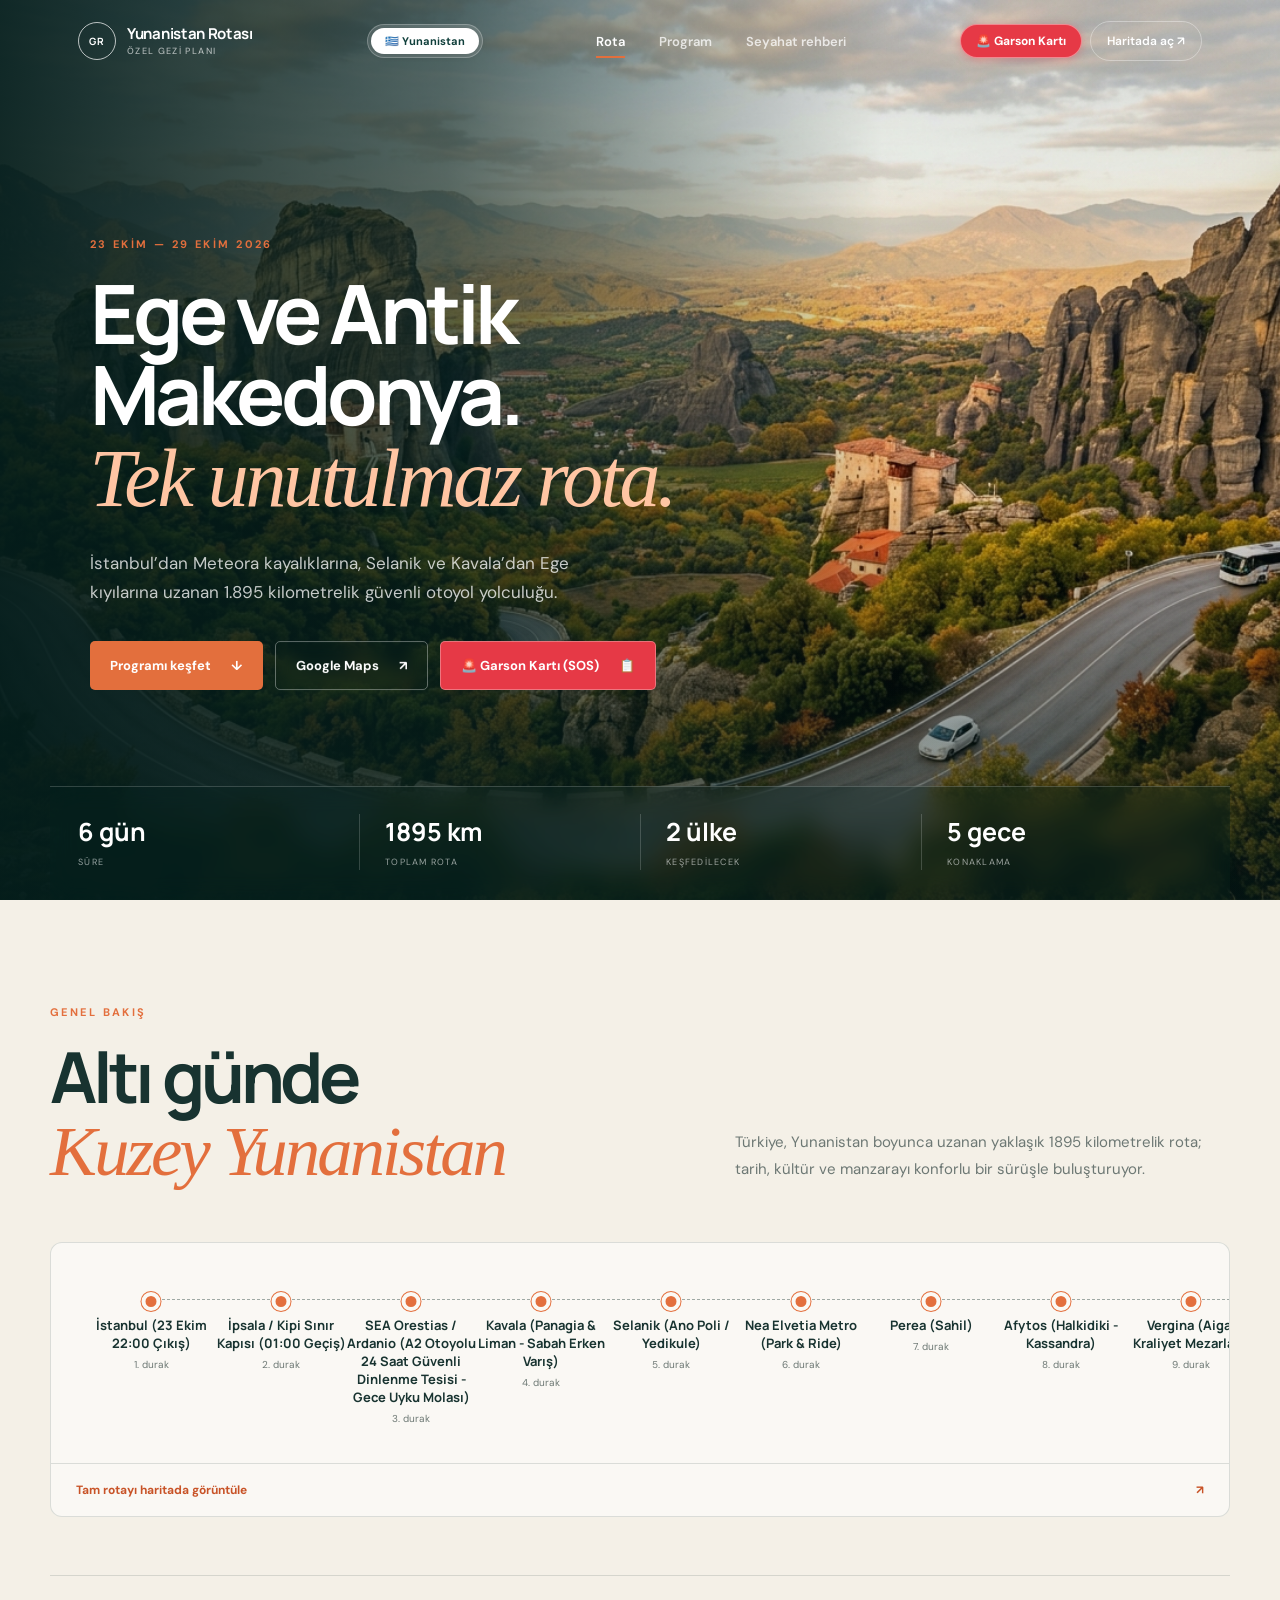
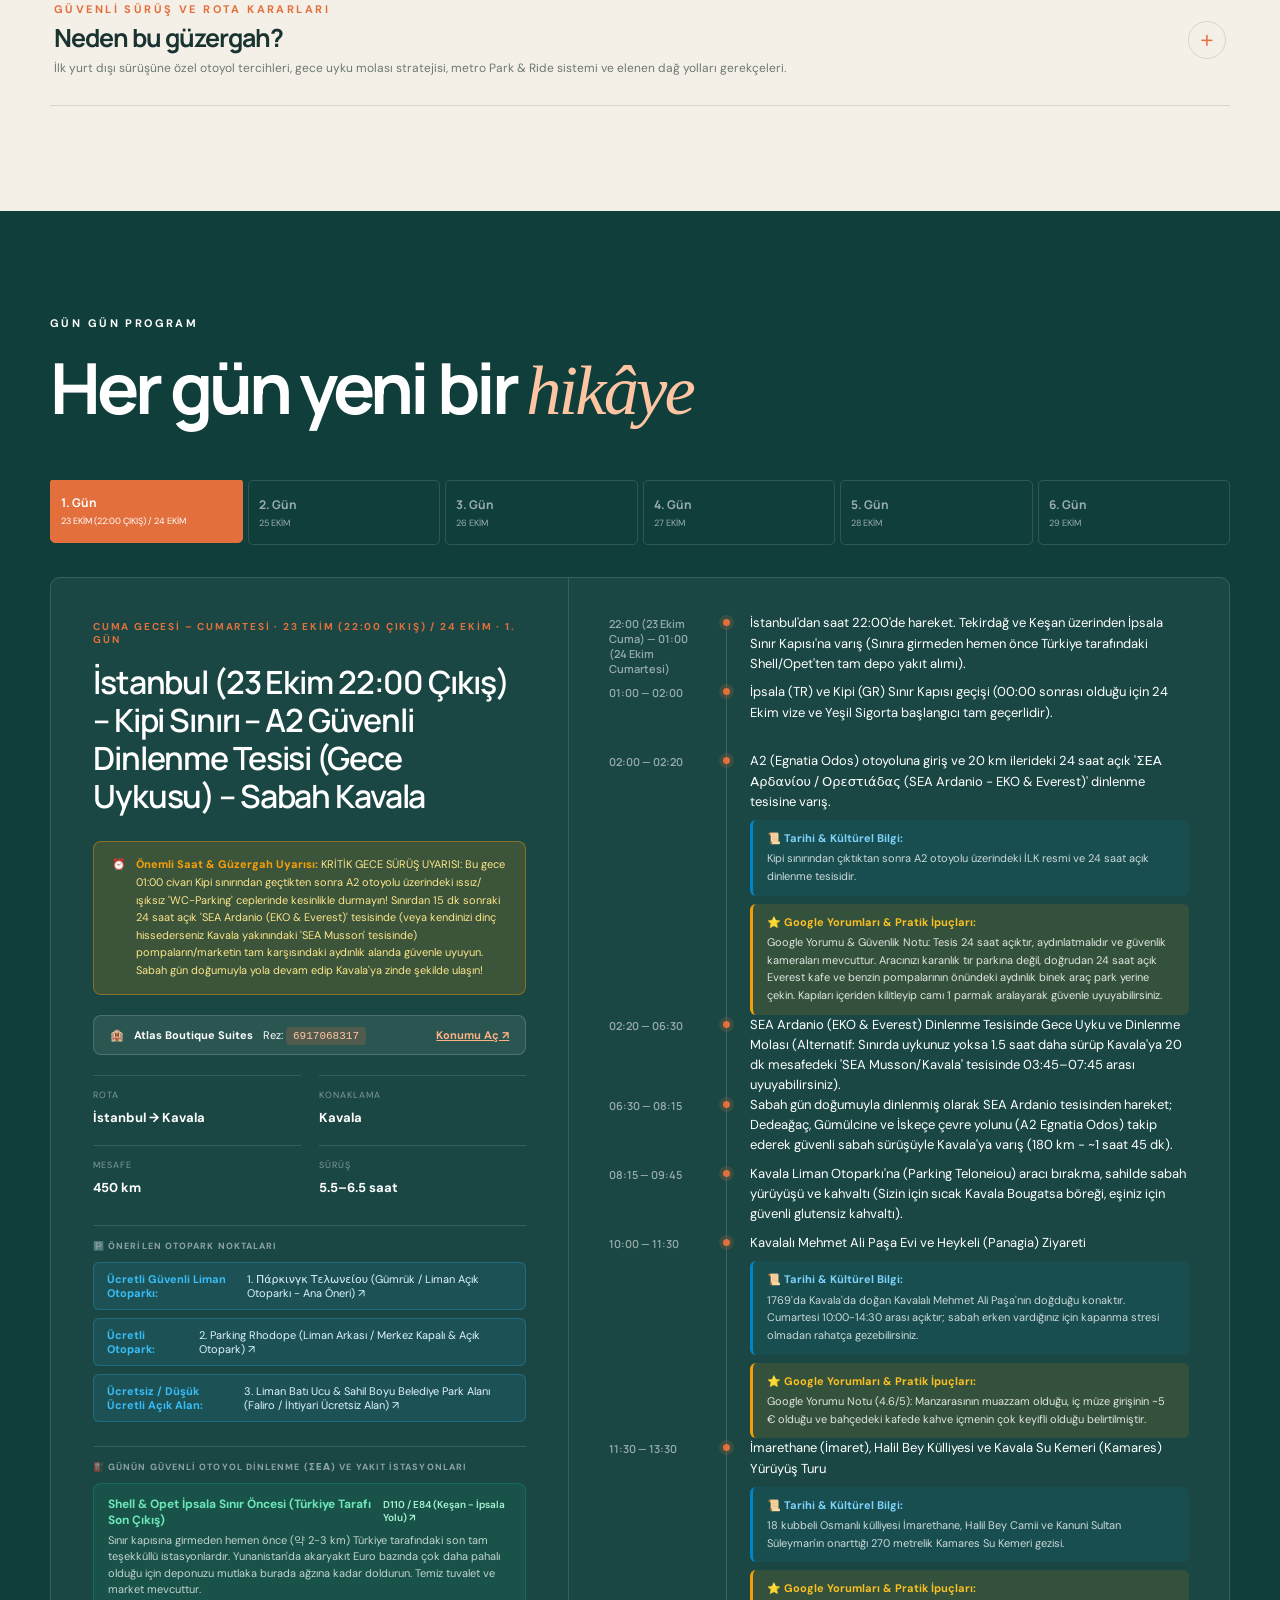
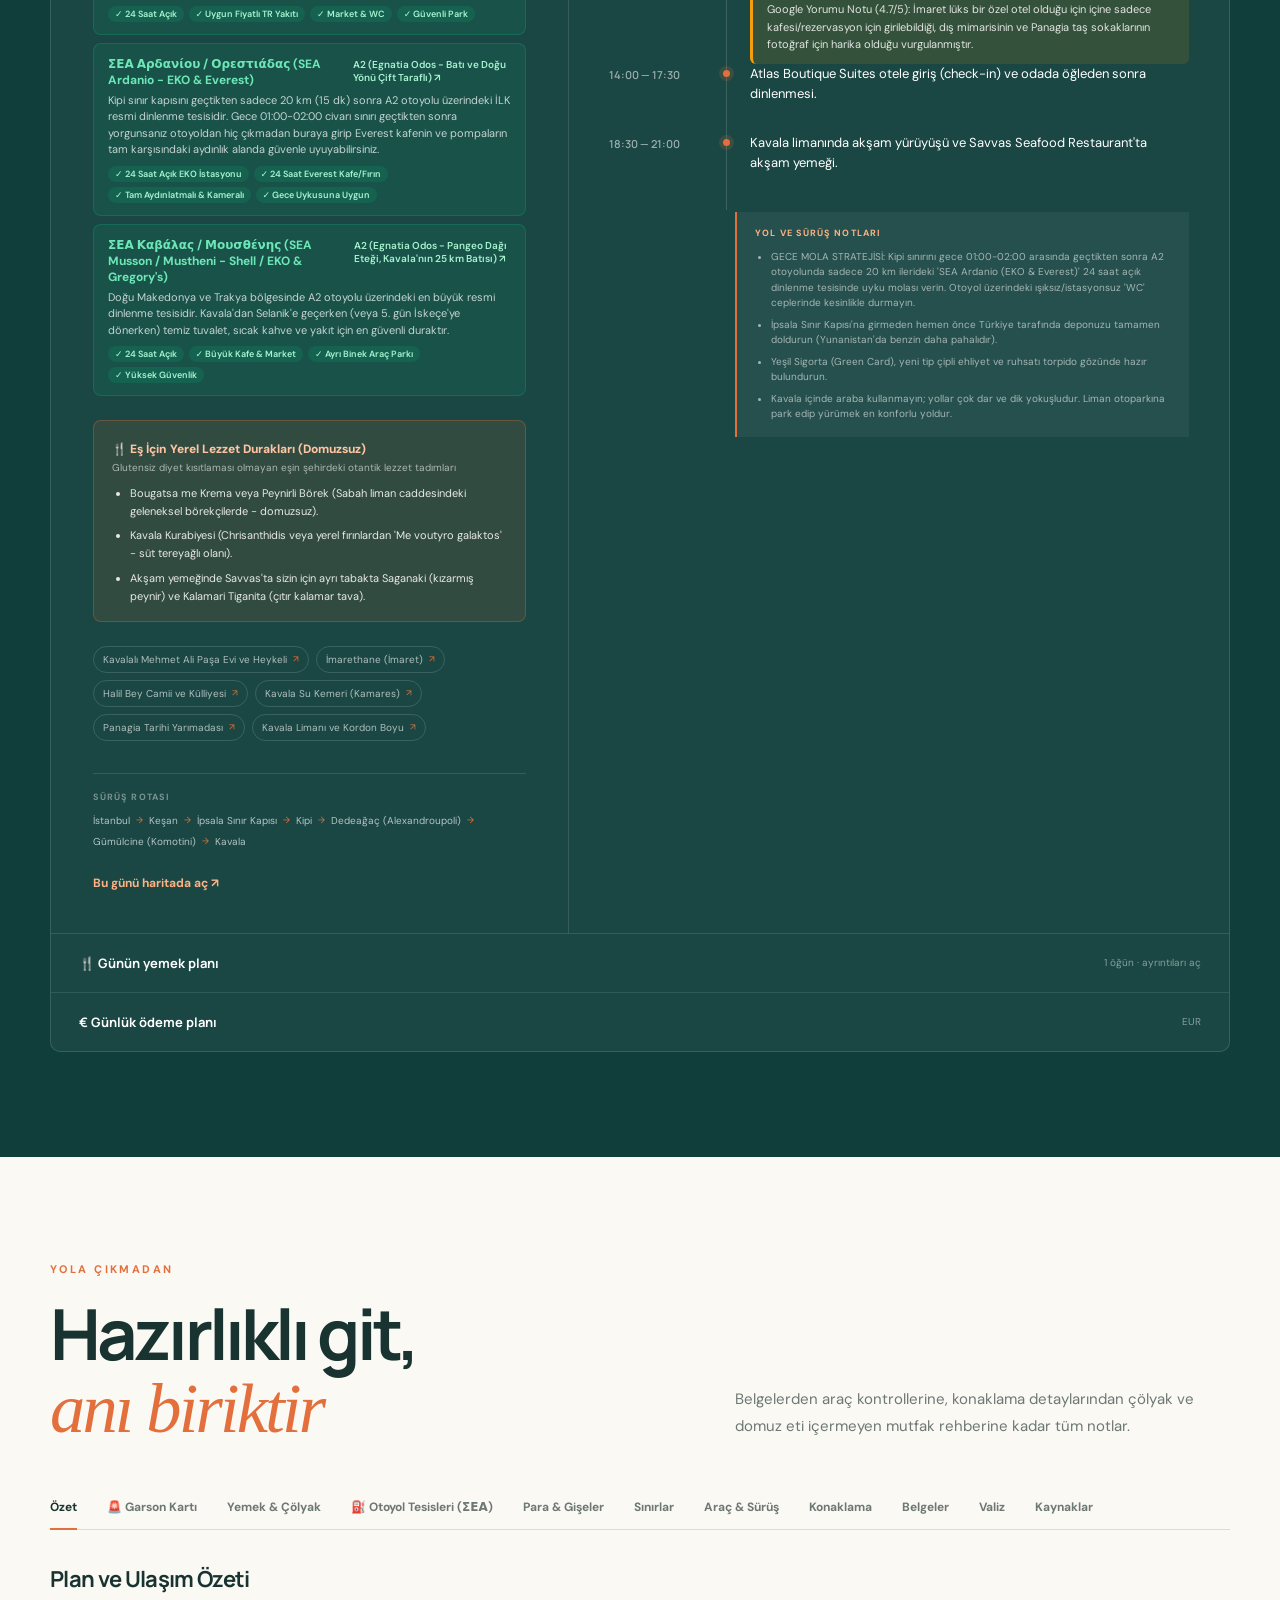
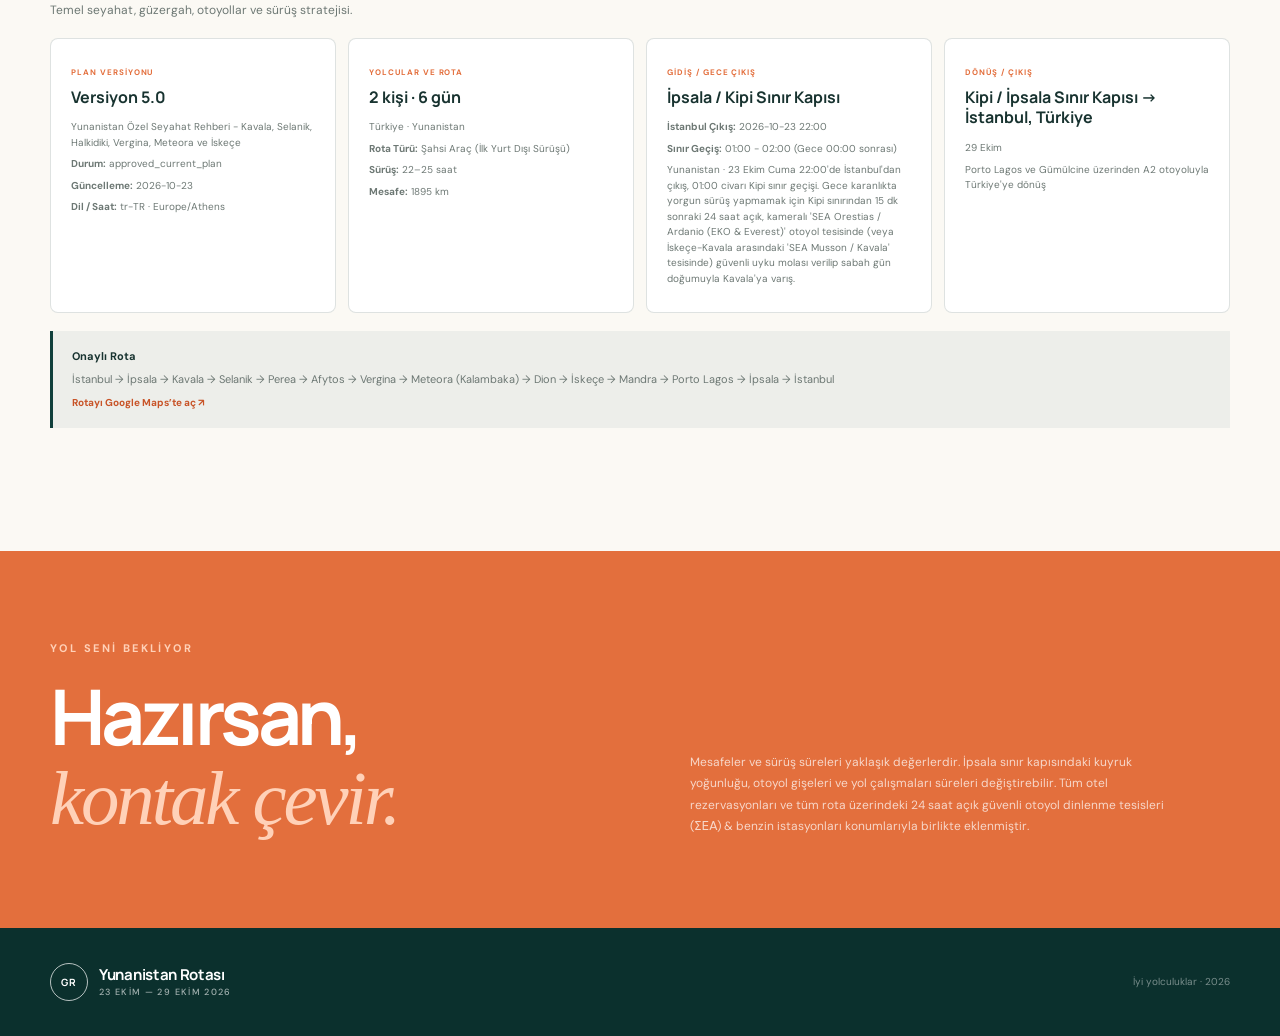
<file: index.html>
<!doctype html>
<html lang="tr">
<head>
  <meta charset="UTF-8">
  <meta name="viewport" content="width=device-width, initial-scale=1.0">
  <meta name="theme-color" content="#103f3b">
  <meta name="description" content="23–29 Ekim 2026 Özel Yunanistan Yolculuk ve Seyahat Rehberi: Kavala, Selanik, Halkidiki, Vergina, Meteora ve İskeçe.">
  <title id="pageTitle">Yunanistan Özel Seyahat Rehberi · 23–29 Ekim 2026</title>
  <link rel="preconnect" href="https://fonts.googleapis.com">
  <link rel="preconnect" href="https://fonts.gstatic.com" crossorigin>
  <link href="https://fonts.googleapis.com/css2?family=DM+Sans:wght@400;500;600;700&family=Manrope:wght@500;600;700;800&display=swap" rel="stylesheet">
  <link rel="stylesheet" href="styles.css">
</head>
<body>
  <div class="loading" id="loading" aria-live="polite"><span></span> Rota hazırlanıyor…</div>

  <header class="topbar">
    <a class="brand" href="#top" aria-label="Yolculuk Rehberi ana sayfa">
      <span class="brand-mark" id="brandMark">GR</span>
      <span><span id="brandName">Yunanistan Rotası</span><small id="brandSubtitle">Özel Gezi Planı</small></span>
    </a>
    
    <div class="tour-switch" id="tourSwitch" role="group" aria-label="Tur Seçimi">
      <button class="tour-btn active" data-tour="yunanistan" type="button">🇬🇷 Yunanistan</button>
    </div>

    <nav class="desktop-nav" aria-label="Ana menü">
      <a class="active" href="#rota">Rota</a>
      <a href="#program">Program</a>
      <a href="#rehber">Seyahat rehberi</a>
    </nav>
    
    <div style="display: flex; align-items: center; gap: 8px;">
      <button class="header-sos-btn" id="openSosBtn" type="button" title="Restoranlarda Garsona Gösterilecek Çölyak & Helal Kartı">🚨 Garson Kartı</button>
      <a class="header-map" id="headerMap" target="_blank" rel="noreferrer">Haritada aç <span>↗</span></a>
    </div>
  </header>

  <main id="top">
    <section class="hero" aria-labelledby="heroTitle">
      <img id="heroImg" src="assets/greece-hero.jpg" alt="Meteora manastırları ve antik dağ yolu">
      <div class="hero-shade"></div>
      <div class="hero-content">
        <p class="eyebrow" id="heroDates">23 — 29 Ekim 2026</p>
        <h1 id="heroTitle">Ege ve Antik Makedonya.<br><em>Tek unutulmaz rota.</em></h1>
        <p class="hero-lead" id="heroLead">İstanbul’dan Meteora kayalıklarına, Selanik ve Kavala’dan Ege kıyılarına uzanan 1.895 kilometrelik güvenli otoyol yolculuğu.</p>
        <div class="hero-actions">
          <a class="button button-primary" href="#program">Programı keşfet <span>↓</span></a>
          <a class="button button-ghost" id="heroMap" target="_blank" rel="noreferrer">Google Maps <span>↗</span></a>
          <button class="button button-sos" id="heroSosBtn" type="button">🚨 Garson Kartı (SOS) <span>📋</span></button>
        </div>
      </div>
      <div class="hero-stats" id="heroStats"></div>
    </section>

    <section class="route-section section" id="rota">
      <div class="section-heading split-heading">
        <div>
          <p class="kicker" id="routeKicker">Genel bakış</p>
          <h2 id="routeHeading">Altı günde<br><em>Kuzey Yunanistan</em></h2>
        </div>
        <p id="routeIntro"></p>
      </div>
      <div class="route-card">
        <div class="route-line" id="routeLine"></div>
        <a id="routeMap" class="route-map-link" target="_blank" rel="noreferrer">Tam rotayı haritada görüntüle <span>↗</span></a>
      </div>
      <details class="route-decisions" id="routeDecisions"></details>
    </section>

    <section class="itinerary-section section" id="program">
      <div class="section-heading">
        <p class="kicker light">Gün gün program</p>
        <h2 class="light">Her gün yeni bir <em>hikâye</em></h2>
      </div>
      <div class="day-tabs" id="dayTabs" role="tablist" aria-label="Gezi günleri"></div>
      <div id="dayDetail" aria-live="polite"></div>
    </section>

    <section class="guide-section section" id="rehber">
      <div class="section-heading split-heading">
        <div>
          <p class="kicker">Yola çıkmadan</p>
          <h2>Hazırlıklı git,<br><em>anı biriktir</em></h2>
        </div>
        <p id="guideIntroText">Belgelerden araç kontrollerine, konaklama detaylarından çölyak ve domuz eti içermeyen mutfak rehberine kadar tüm notlar.</p>
      </div>
      <div class="guide-tabs" id="guideTabs" role="tablist">
        <button class="active" data-guide="summary">Özet</button>
        <button data-guide="sos" id="guideSosTab">🚨 Garson Kartı</button>
        <button data-guide="food">Yemek & Çölyak</button>
        <button data-guide="stations">⛽ Otoyol Tesisleri (ΣΕΑ)</button>
        <button data-guide="money">Para & Gişeler</button>
        <button data-guide="borders">Sınırlar</button>
        <button data-guide="car">Araç & Sürüş</button>
        <button data-guide="stay">Konaklama</button>
        <button data-guide="documents">Belgeler</button>
        <button data-guide="packing">Valiz</button>
        <button data-guide="sources">Kaynaklar</button>
      </div>
      <div class="guide-content" id="guideContent"></div>
    </section>

    <section class="closing">
      <div>
        <p class="kicker light">Yol seni bekliyor</p>
        <h2>Hazırsan,<br><em>kontak çevir.</em></h2>
      </div>
      <p id="disclaimer"></p>
    </section>
  </main>

  <footer>
    <div class="brand footer-brand"><span class="brand-mark" id="footerMark">GR</span><span><span id="footerBrandName">Yunanistan Rotası</span><small id="footerDates">23–29 Ekim 2026</small></span></div>
    <p>İyi yolculuklar · <span id="year"></span></p>
  </footer>

  <nav class="mobile-nav" aria-label="Mobil menü">
    <a href="#rota"><span>⌁</span>Rota</a>
    <a href="#program"><span>◷</span>Program</a>
    <a href="#rehber"><span>✓</span>Rehber</a>
  </nav>

  <!-- SOS GARSON KARTI MODALI -->
  <div class="sos-modal-overlay" id="sosModal" role="dialog" aria-modal="true" aria-labelledby="sosModalTitle">
    <div class="sos-modal-dialog">
      <button class="sos-modal-close" id="closeSosBtn" aria-label="Kapat" type="button">×</button>
      <div class="sos-modal-header">
        <h2 id="sosModalTitle">🚨 Restoranlarda Garsona Gösterilecek Yunanca Kart</h2>
        <p>Restorana oturduğunuzda sipariş vermeden önce bu ekranı doğrudan garsona veya mutfak şefine okutun. Hem <strong>Çölyak hastalığını (çapraz bulaşma dahil)</strong> hem de <strong>domuz eti/yağı tüketmediğinizi</strong> eksiksiz ve resmi bir dille açıklar:</p>
      </div>
      
      <div class="greek-display-card">
        <div class="greek-display-header">
          <h3>🇬🇷 ΠΡΟΣΟΧΗ: ΑΥΣΤΗΡΗ ΔΙΑΤΡΟΦΙΚΗ ΟΔΗΓΙΑ (ΚΟΙΛΙΟΚΑΚΗ & ΧΩΡΙΣ ΧΟΙΡΙΝΟ)</h3>
          <button class="btn-copy-greek" id="copyGreekBtn" type="button">📋 Yunanca Metni Kopyala</button>
        </div>
        <p class="greek-raw-text" id="greekRawText">
          Γεια σας! Η σύζυγός μου πάσχει από <strong>κοιλιοκάκη (σοβαρή αλλεργία στη γλουτένη)</strong>. Δεν μπορεί να καταναλώσει απολύτως τίποτα που να περιέχει σιτάρι, κριθάρι, σίκαλη ή αλεύρι (ούτε σε σάλτσες, ούτε σε μαρινάδες). Επίσης, το φαγητό της <strong>δεν πρέπει να έρθει σε επαφή (επιμόλυνση)</strong> με λάδι φριτέζας όπου τηγανίστηκαν τρόφιμα με αλεύρι, ή με επιφάνειες/σκεύη που έχουν γλουτένη.<br><br>
          Επιπλέον, για θρησκευτικούς λόγους, <strong>δεν τρώμε καθόλου χοιρινό κρέας, μπέικον, ζαμπόν ή ζωικό λίπος χοιρινού</strong>.<br><br>
          Μπορείτε σας παρακαλώ να μας προτείνετε ασφαλή πιάτα (π.χ. φρέσκο ψάρι ή θαλασσινά στη σχάρα, ψητό κοτόπουλο/αρνί ή καθαρά λαχανικά με ελαιόλαδο και λεμόνι); Σας ευχαριστούμε πολύ!
        </p>
        <div class="tr-quote">
          <strong>Türkçe Çevirisi:</strong> "Merhaba! Eşim çölyak hastasıdır (ciddi gluten alerjisi). Buğday, arpa, çavdar veya un içeren hiçbir şeyi (soslarda veya marinasyonlarda dahi) tüketemez. Ayrıca yemeği, unlu gıdaların kızartıldığı fritöz yağıyla veya glutenli yüzey/ekipmanlarla temas etmemelidir (çapraz bulaşma olmamalıdır). Ek olarak, dini sebeplerle hiçbir şekilde domuz eti, pastırması, jambonu veya domuz yağı yemiyoruz. Bize güvenli tabaklar (örneğin ızgara taze balık/deniz ürünleri, ızgara tavuk/kuzu veya sadece zeytinyağı ve limonlu sebzeler) önerebilir misiniz? Çok teşekkür ederiz!"
        </div>
      </div>

      <div class="sos-guide-grid">
        <div class="sos-guide-box safe">
          <h4>✅ Doğal Glutensiz & Güvenli Seçenekler</h4>
          <ul>
            <li><strong>Psari Skaras (Ψάρι Σχάρας):</strong> Izgara taze balık (Sadece zeytinyağı & limon sosu ile).</li>
            <li><strong>Htapodi Skaras (Χταπόδι Σχάρας):</strong> Izgara ahtapot (Unsuz, doğal ızgara).</li>
            <li><strong>Kalamari Skaras:</strong> Tava kızartma (Tiganita) unludur; mutlaka <em>Skaras</em> (ızgara) isteyin.</li>
            <li><strong>Horiatiki:</strong> Klasik Yunan salatası (Peksimetsiz/paximadi olmadan).</li>
            <li><strong>Fava & Köz Patlıcan:</strong> Ekmeksiz tüketildiğinde %100 doğal glutensiz.</li>
          </ul>
        </div>
        <div class="sos-guide-box warning">
          <h4>⚠️ Kaçınılması Gereken Gizli Tuzaklar</h4>
          <ul>
            <li><strong>Tiganita (Kızartmalar):</strong> Kabak kızartması, kalamar tava ve patatesler aynı fritözde kızarır.</li>
            <li><strong>Köfteler (Keftedes):</strong> Ekmek içi ve %50 domuz kıyması karışımı sıkça kullanılır.</li>
            <li><strong>Gyros / Souvlaki:</strong> Tavuk dahi olsa domuz döneriyle aynı ızgarada pişebilir.</li>
            <li><strong>Kavala Kurabiyesi:</strong> Domuz yağı riski ve buğday unu (Eşiniz kesinlikle tüketmemelidir).</li>
          </ul>
        </div>
      </div>
    </div>
  </div>

  <script src="app.js" defer></script>
</body>
</html>
</file>
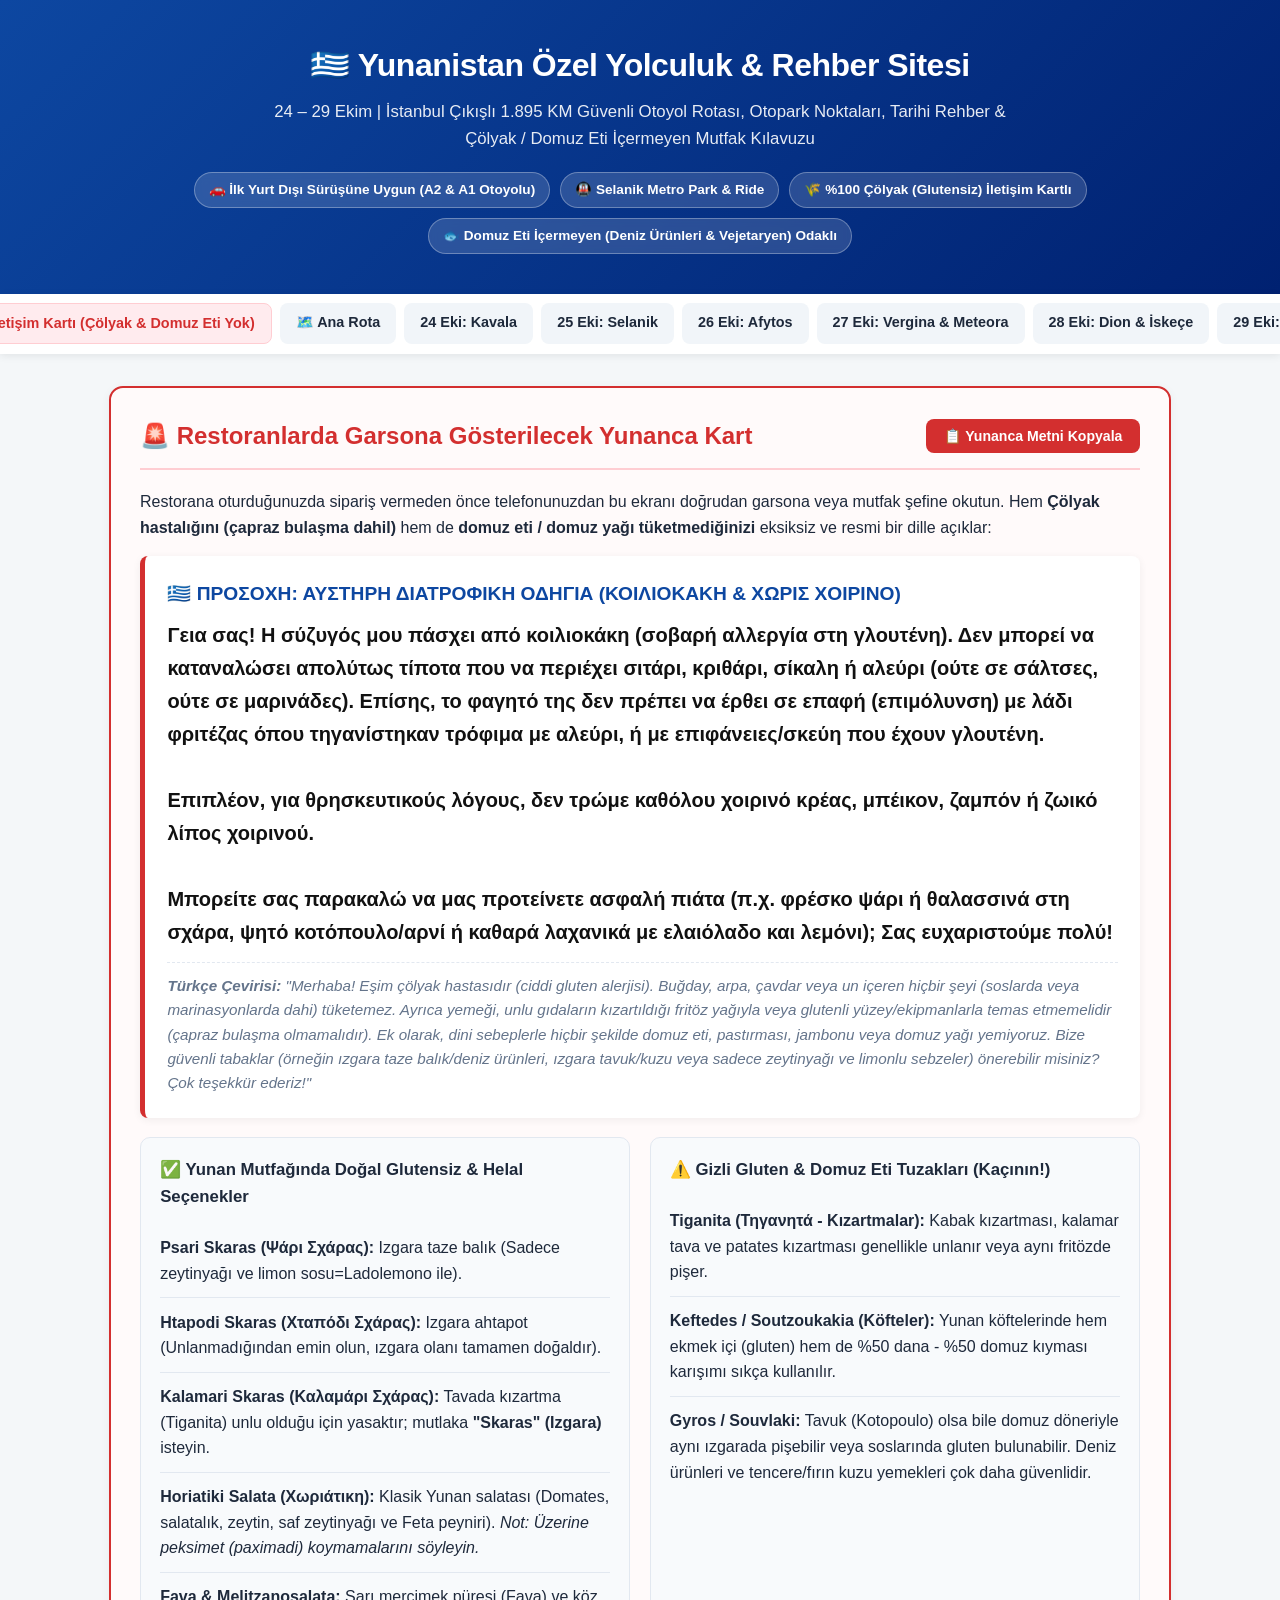
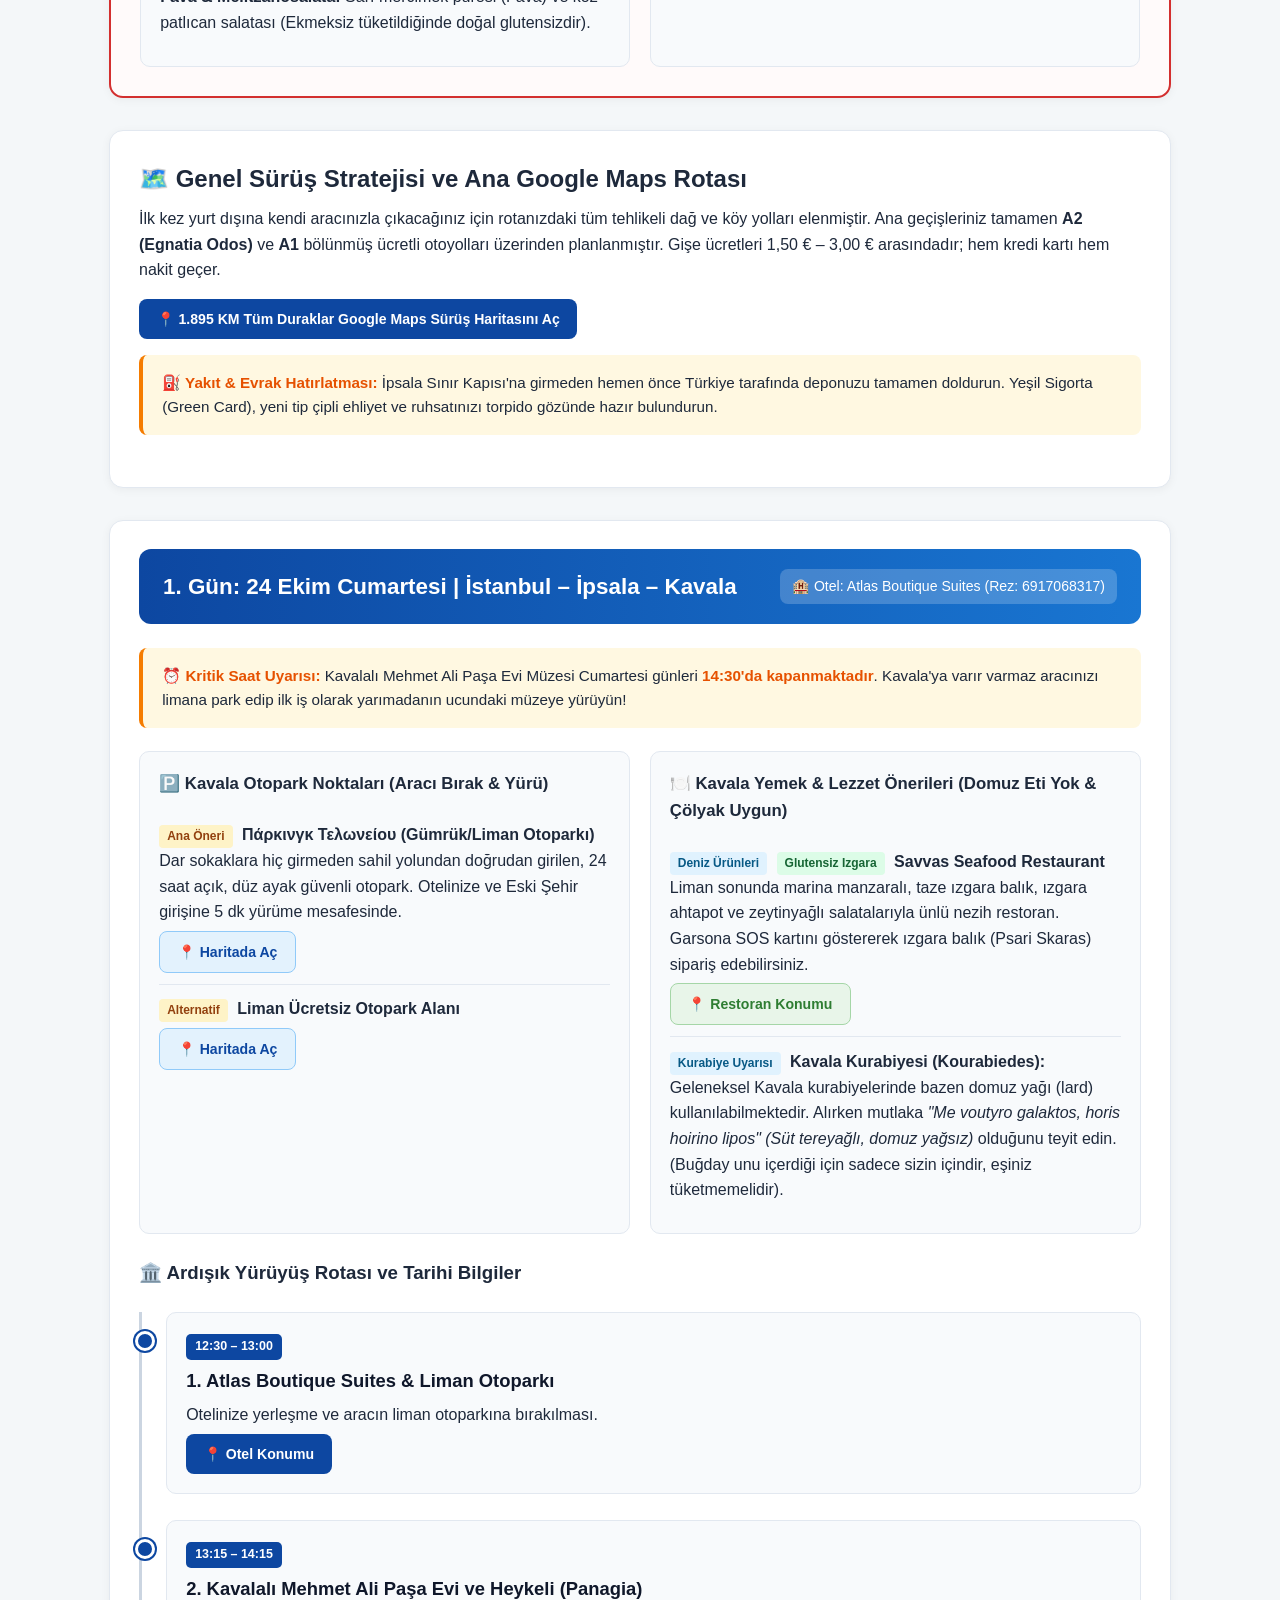
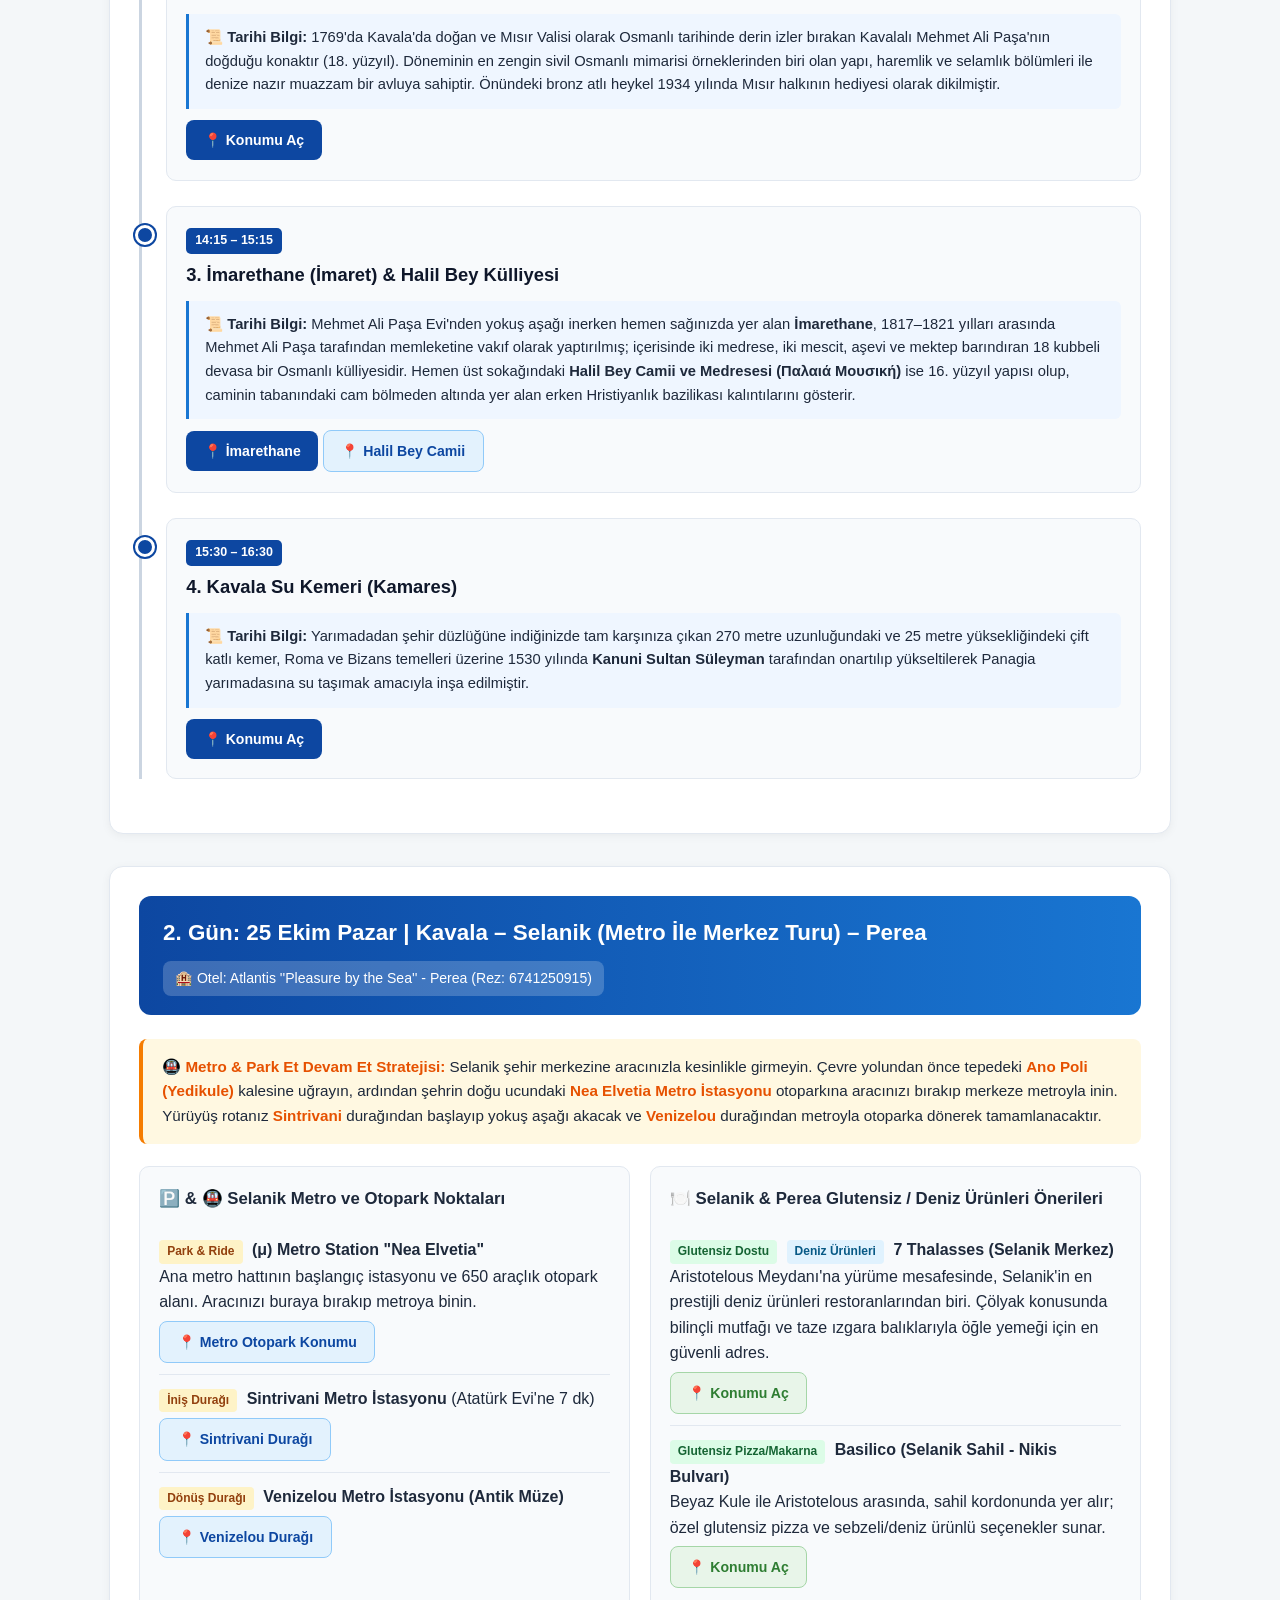
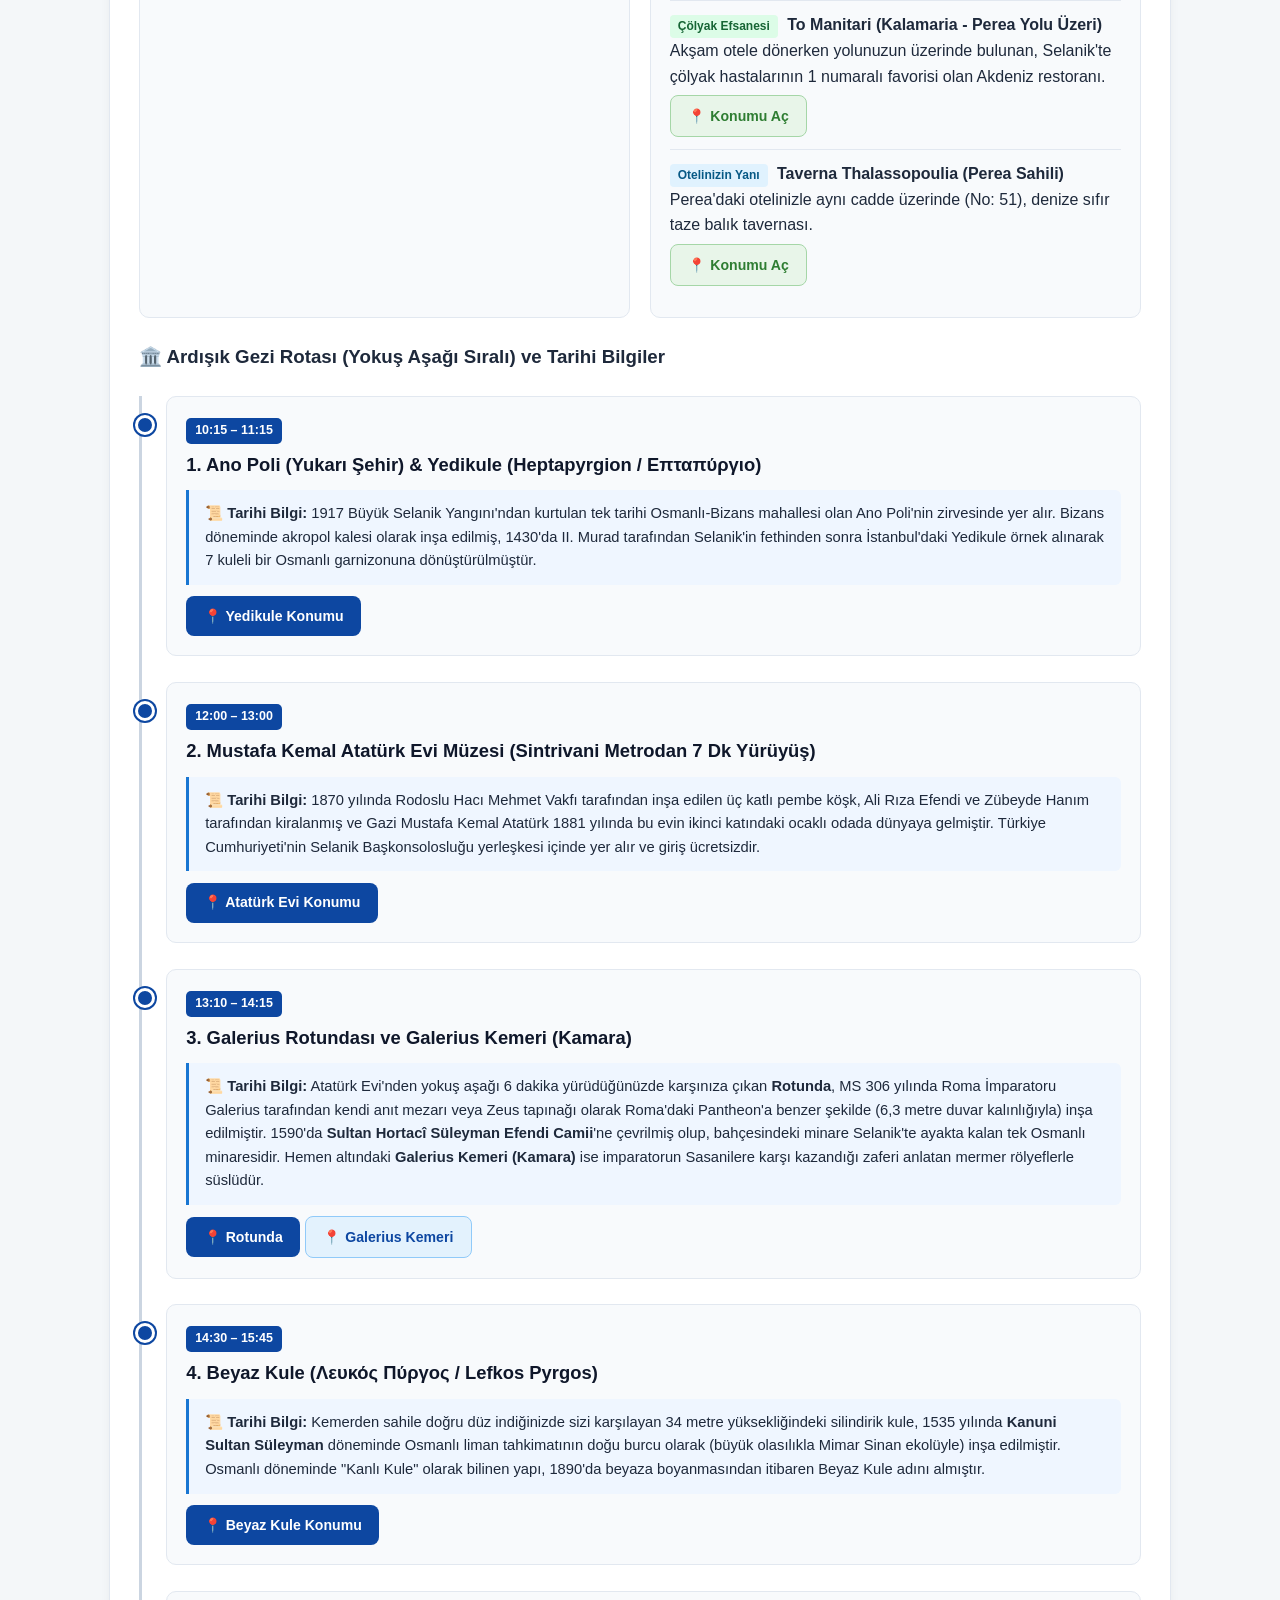
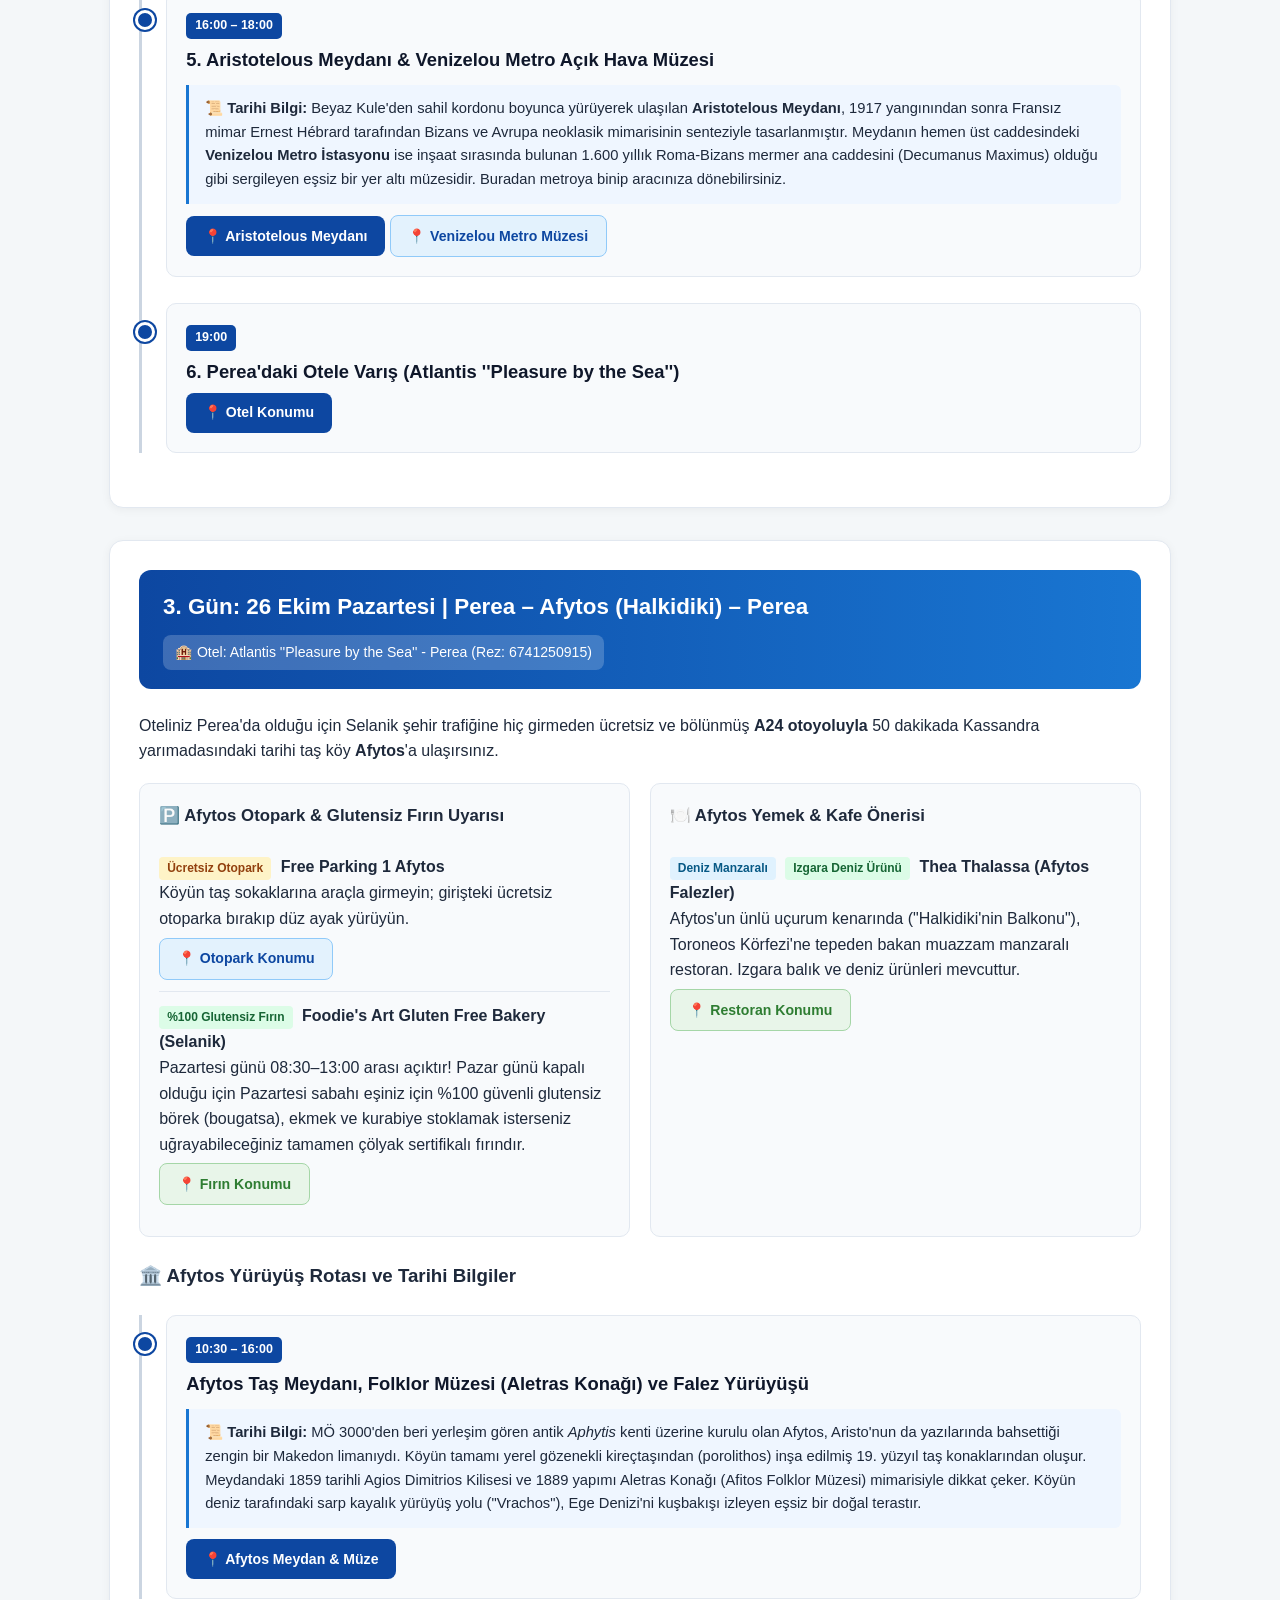
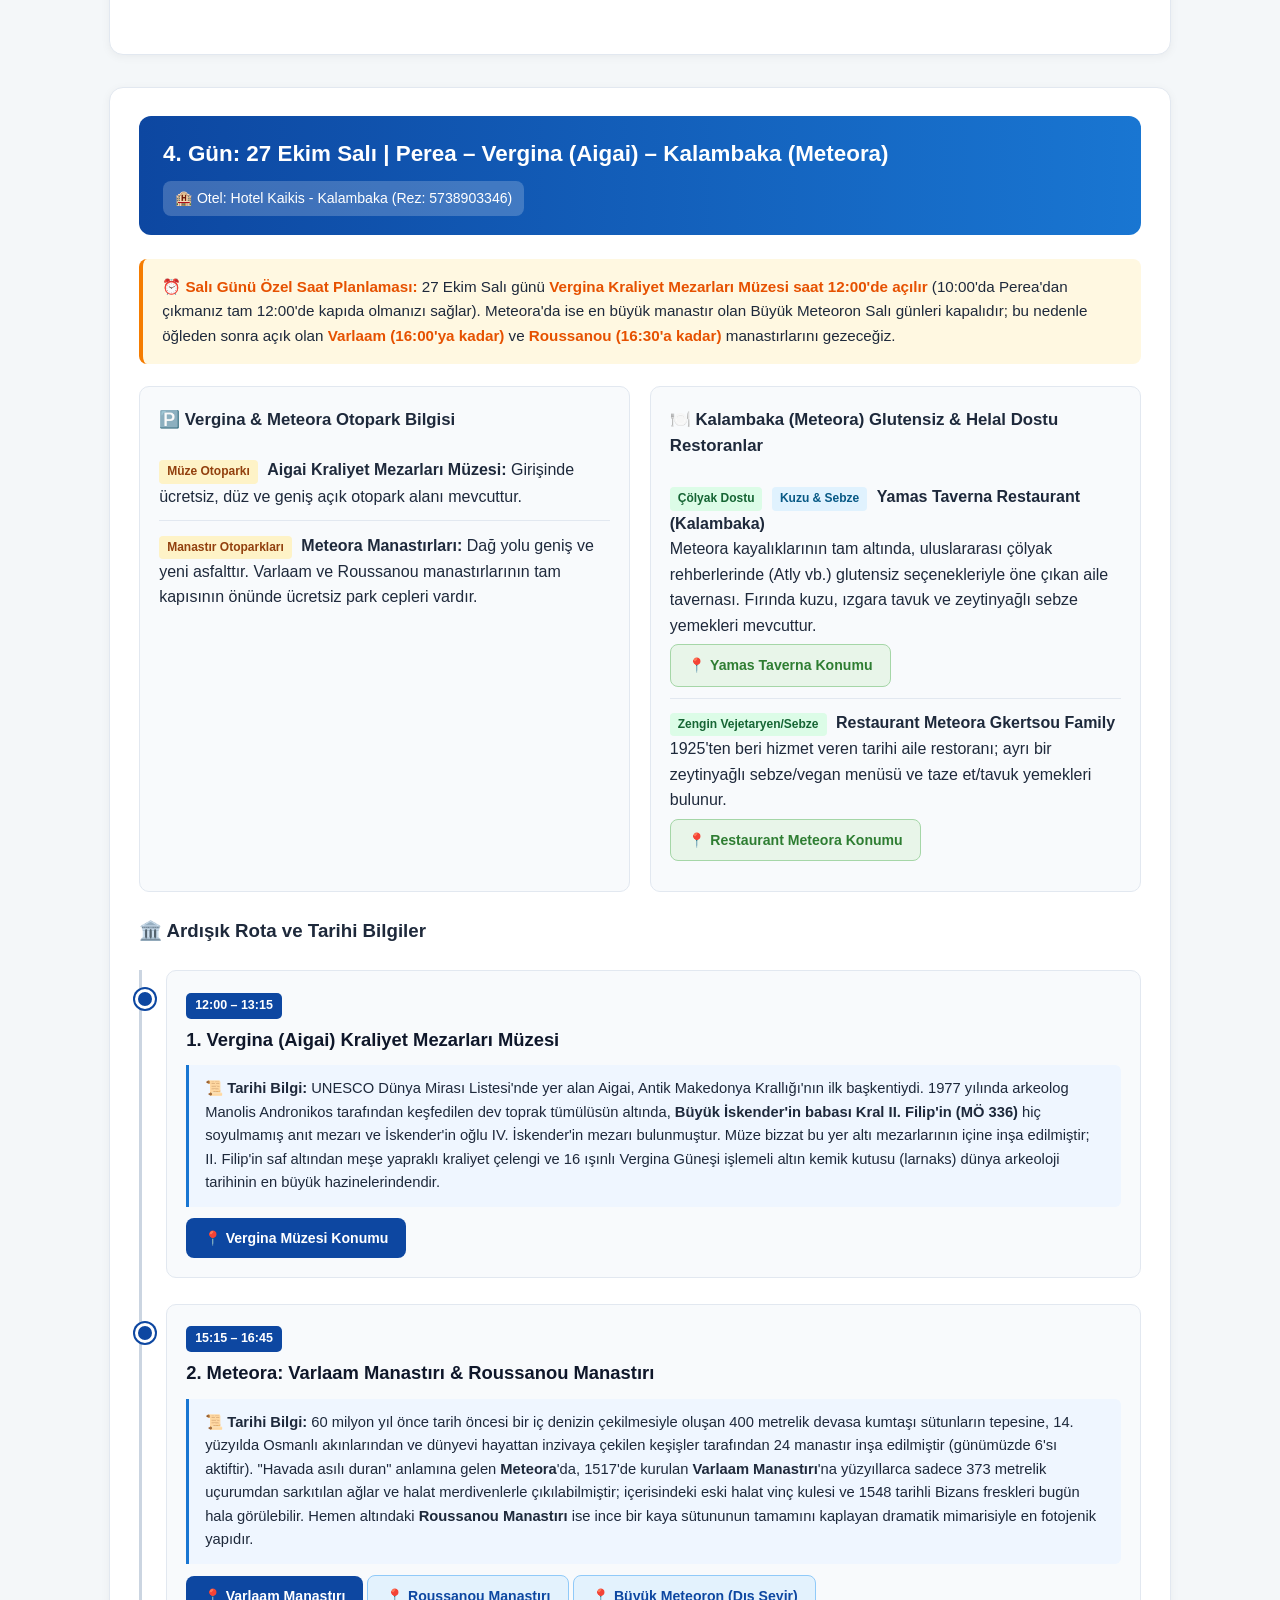
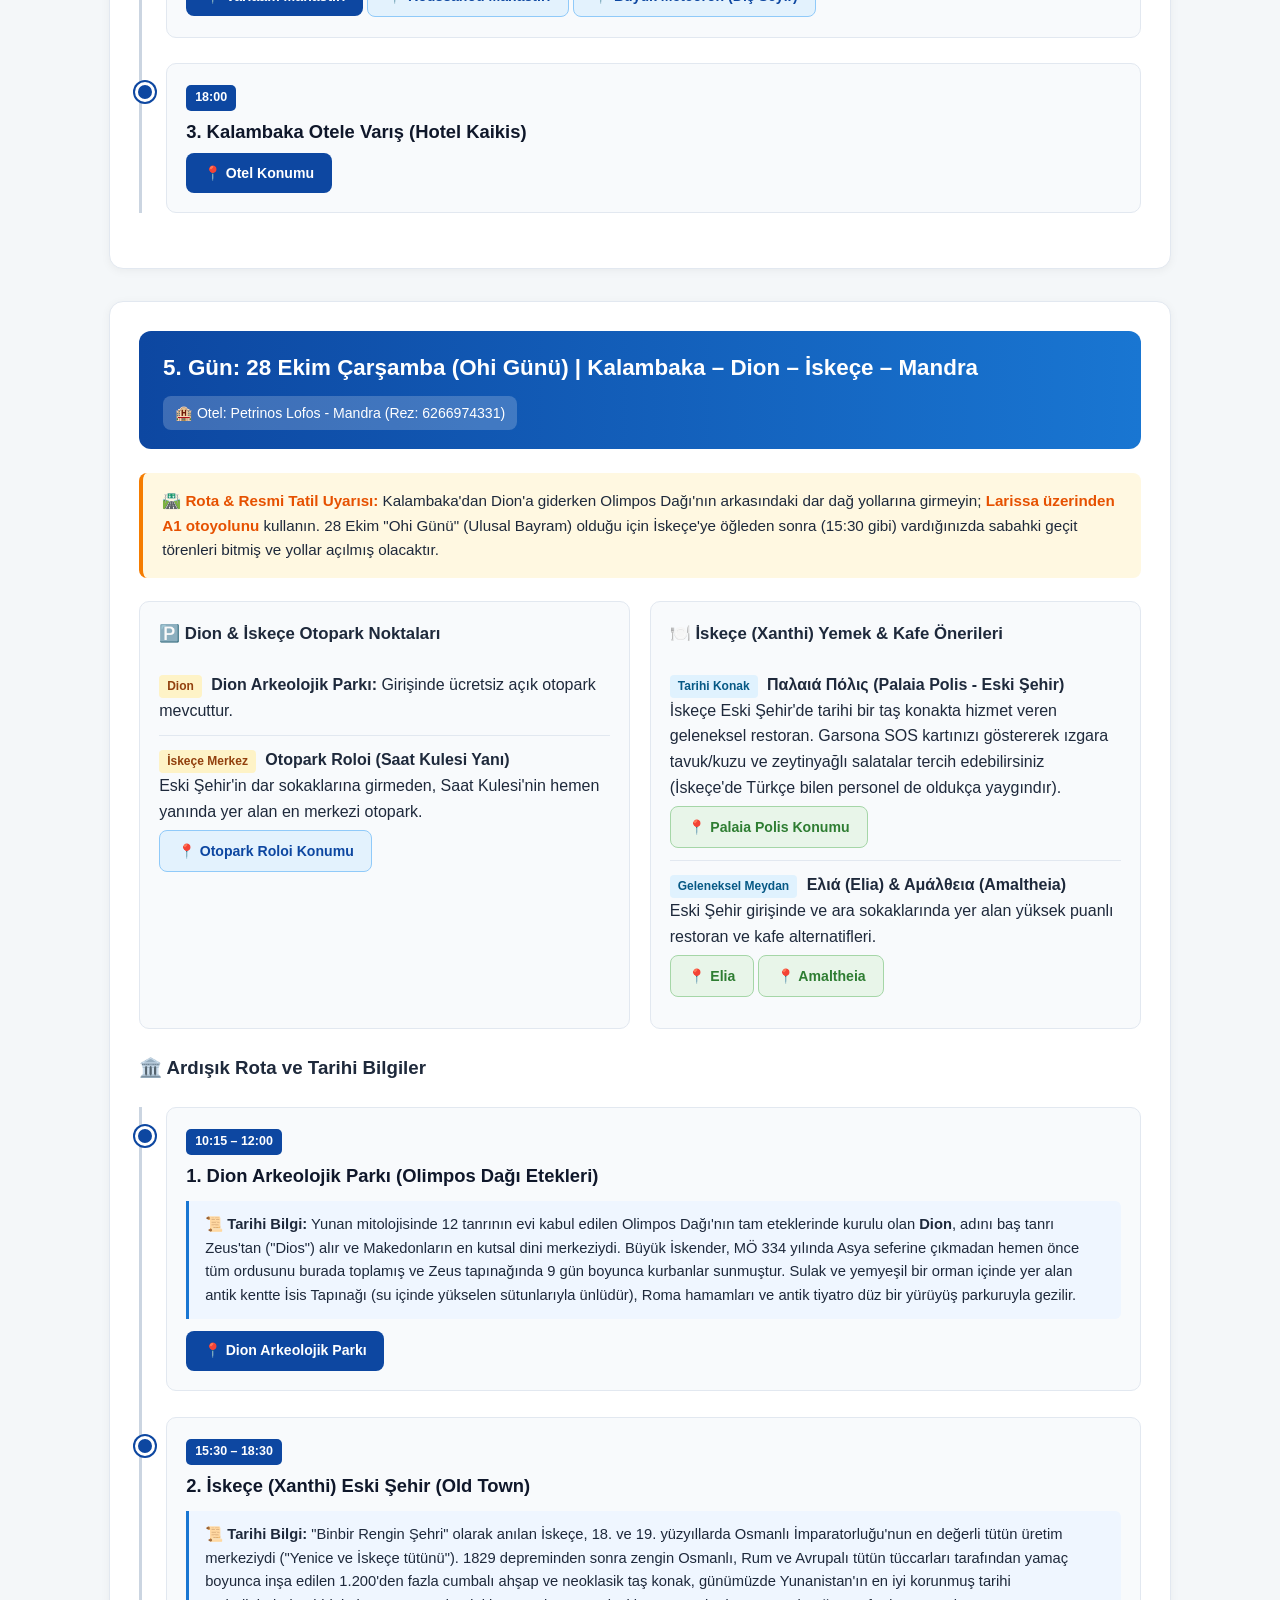
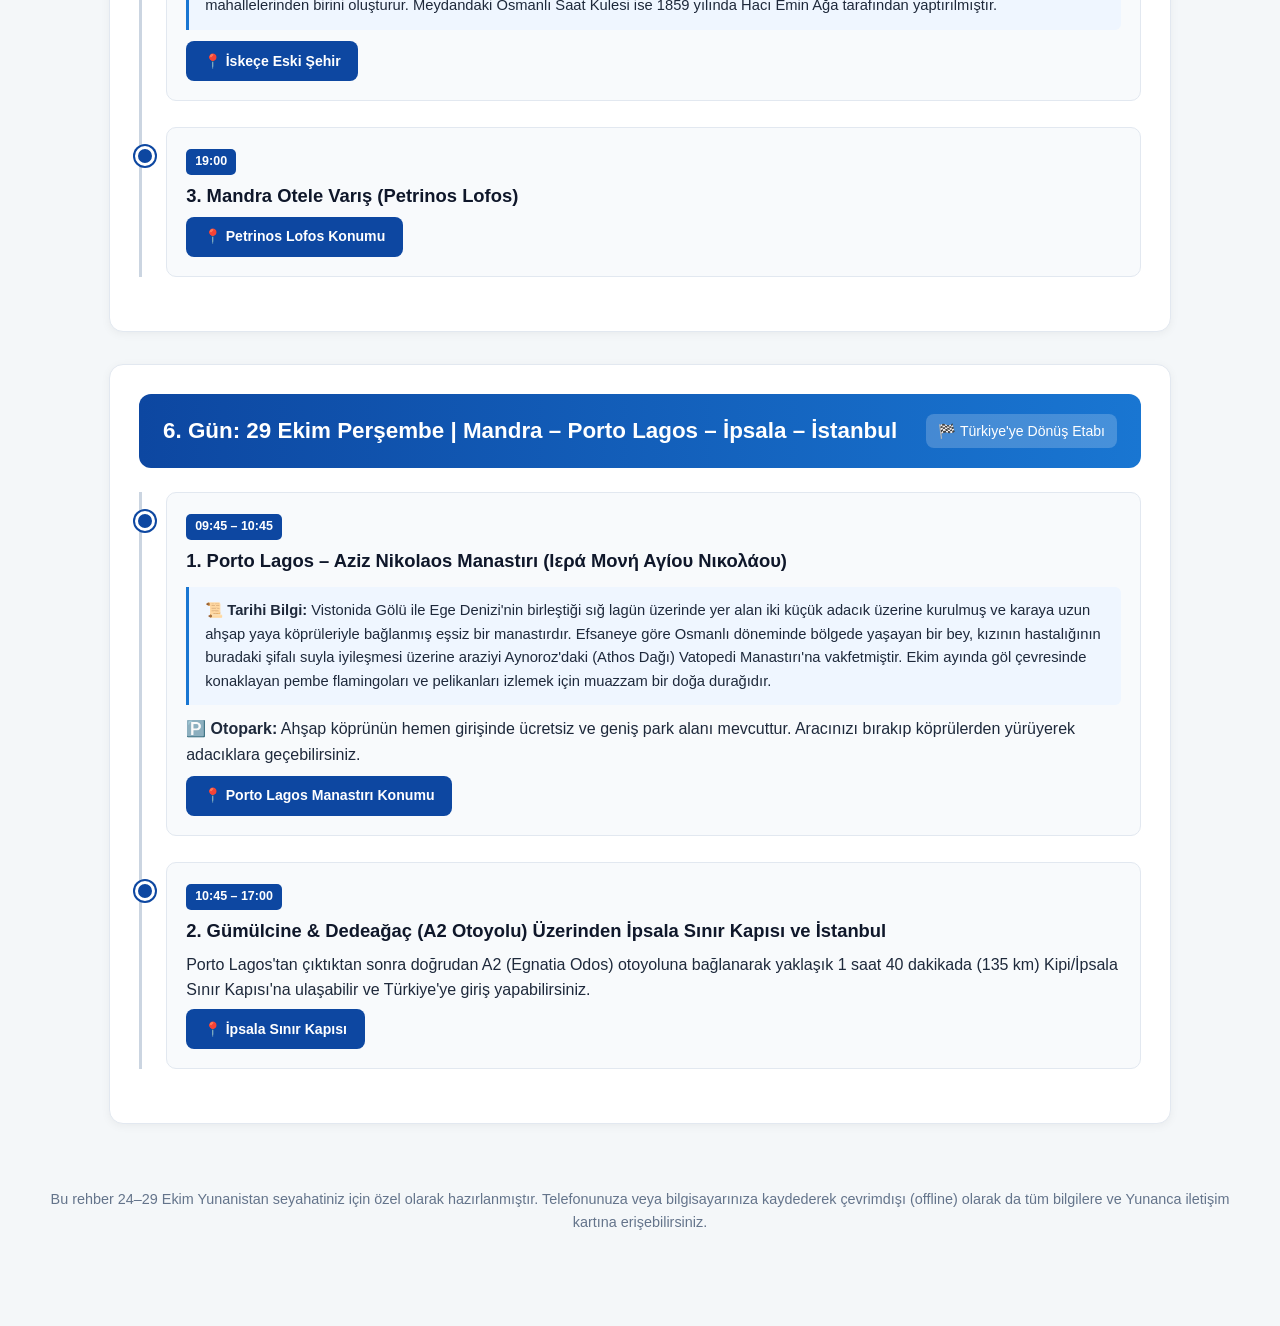
<file: yunanistan_gezi_rehberi_24_29_ekim.html>
<!DOCTYPE html>
<html lang="tr">
<head>
    <meta charset="UTF-8">
    <meta name="viewport" content="width=device-width, initial-scale=1.0">
    <title>Yunanistan Özel Seyahat Rehberi (24-29 Ekim)</title>
    <style>
        :root {
            --primary: #0d47a1;
            --primary-light: #1976d2;
            --secondary: #00897b;
            --accent: #f57c00;
            --danger: #d32f2f;
            --success: #2e7d32;
            --bg: #f4f7f9;
            --card-bg: #ffffff;
            --text: #1e293b;
            --text-muted: #64748b;
            --border: #e2e8f0;
        }

        * {
            box-sizing: border-box;
            margin: 0;
            padding: 0;
        }

        body {
            font-family: -apple-system, BlinkMacSystemFont, "Segoe UI", Roboto, Helvetica, Arial, sans-serif;
            background-color: var(--bg);
            color: var(--text);
            line-height: 1.6;
            padding-bottom: 60px;
        }

        header {
            background: linear-gradient(135deg, var(--primary) 0%, #002171 100%);
            color: white;
            padding: 2.5rem 1.5rem;
            text-align: center;
            box-shadow: 0 4px 12px rgba(0,0,0,0.15);
        }

        header h1 {
            font-size: 2rem;
            margin-bottom: 0.5rem;
            letter-spacing: -0.5px;
        }

        header p {
            font-size: 1.05rem;
            opacity: 0.9;
            max-width: 750px;
            margin: 0 auto 1.2rem auto;
        }

        .badge-bar {
            display: flex;
            flex-wrap: wrap;
            justify-content: center;
            gap: 10px;
            margin-top: 1rem;
        }

        .top-badge {
            background: rgba(255,255,255,0.15);
            backdrop-filter: blur(4px);
            border: 1px solid rgba(255,255,255,0.3);
            padding: 6px 14px;
            border-radius: 999px;
            font-size: 0.85rem;
            font-weight: 600;
        }

        nav {
            position: sticky;
            top: 0;
            z-index: 100;
            background: white;
            box-shadow: 0 2px 8px rgba(0,0,0,0.08);
            display: flex;
            overflow-x: auto;
            padding: 0.6rem 1rem;
            gap: 0.5rem;
            justify-content: center;
        }

        nav a {
            text-decoration: none;
            color: var(--text);
            font-weight: 600;
            font-size: 0.9rem;
            padding: 0.5rem 1rem;
            border-radius: 8px;
            white-space: nowrap;
            transition: all 0.2s;
            background: #f1f5f9;
        }

        nav a:hover, nav a.active-sos {
            background: var(--primary);
            color: white;
        }

        nav a.sos-btn {
            background: #ffebee;
            color: var(--danger);
            border: 1px solid #ffcdd2;
        }

        nav a.sos-btn:hover {
            background: var(--danger);
            color: white;
        }

        .container {
            max-width: 1100px;
            margin: 2rem auto;
            padding: 0 1.2rem;
        }

        .section-card {
            background: var(--card-bg);
            border-radius: 14px;
            padding: 1.8rem;
            margin-bottom: 2rem;
            box-shadow: 0 2px 10px rgba(0,0,0,0.05);
            border: 1px solid var(--border);
        }

        .sos-card {
            border: 2px solid var(--danger);
            background: #fffafa;
        }

        .sos-header {
            display: flex;
            align-items: center;
            justify-content: space-between;
            flex-wrap: wrap;
            gap: 1rem;
            margin-bottom: 1.2rem;
            border-bottom: 2px solid #ffcdd2;
            padding-bottom: 0.8rem;
        }

        .sos-header h2 {
            color: var(--danger);
            font-size: 1.5rem;
        }

        .greek-box {
            background: white;
            border-left: 5px solid var(--danger);
            padding: 1.4rem;
            border-radius: 8px;
            box-shadow: 0 2px 8px rgba(0,0,0,0.06);
            margin-bottom: 1.2rem;
        }

        .greek-box h3 {
            font-size: 1.2rem;
            color: var(--primary);
            margin-bottom: 0.6rem;
        }

        .greek-text {
            font-size: 1.25rem;
            font-weight: 600;
            color: #111;
            line-height: 1.65;
            margin-bottom: 0.8rem;
        }

        .tr-translation {
            font-size: 0.95rem;
            color: var(--text-muted);
            border-top: 1px dashed var(--border);
            padding-top: 0.7rem;
            font-style: italic;
        }

        .btn {
            display: inline-flex;
            align-items: center;
            gap: 6px;
            padding: 0.55rem 1.1rem;
            border-radius: 8px;
            font-weight: 600;
            font-size: 0.88rem;
            text-decoration: none;
            cursor: pointer;
            border: none;
            transition: all 0.2s;
        }

        .btn-primary {
            background: var(--primary);
            color: white;
        }
        .btn-primary:hover {
            background: var(--primary-light);
        }

        .btn-parking {
            background: #e3f2fd;
            color: var(--primary);
            border: 1px solid #90caf9;
        }
        .btn-parking:hover {
            background: #bbdefb;
        }

        .btn-food {
            background: #e8f5e9;
            color: var(--success);
            border: 1px solid #a5d6a7;
        }
        .btn-food:hover {
            background: #c8e6c9;
        }

        .btn-danger {
            background: var(--danger);
            color: white;
        }

        .day-header {
            display: flex;
            flex-wrap: wrap;
            justify-content: space-between;
            align-items: center;
            gap: 10px;
            background: linear-gradient(90deg, #0d47a1, #1976d2);
            color: white;
            padding: 1.2rem 1.5rem;
            border-radius: 12px;
            margin-bottom: 1.5rem;
        }

        .day-header h2 {
            font-size: 1.4rem;
        }

        .hotel-badge {
            background: rgba(255,255,255,0.2);
            padding: 6px 12px;
            border-radius: 8px;
            font-size: 0.88rem;
        }

        .alert-box {
            background: #fff8e1;
            border-left: 4px solid var(--accent);
            padding: 1rem 1.2rem;
            border-radius: 8px;
            margin-bottom: 1.4rem;
            font-size: 0.95rem;
        }

        .alert-box strong {
            color: #e65100;
        }

        .timeline {
            position: relative;
            padding-left: 24px;
            border-left: 3px solid #cbd5e1;
            margin: 1.5rem 0;
        }

        .stop-item {
            position: relative;
            margin-bottom: 1.6rem;
            background: #f8fafc;
            border: 1px solid var(--border);
            padding: 1.2rem;
            border-radius: 10px;
        }

        .stop-item::before {
            content: "";
            position: absolute;
            left: -32px;
            top: 18px;
            width: 14px;
            height: 14px;
            border-radius: 50%;
            background: var(--primary);
            border: 3px solid white;
            box-shadow: 0 0 0 2px var(--primary);
        }

        .stop-time {
            display: inline-block;
            background: var(--primary);
            color: white;
            font-size: 0.78rem;
            font-weight: 700;
            padding: 3px 9px;
            border-radius: 5px;
            margin-bottom: 6px;
        }

        .stop-title {
            font-size: 1.15rem;
            font-weight: 700;
            margin-bottom: 0.4rem;
            color: #0f172a;
        }

        .history-box {
            background: #eff6ff;
            border-left: 3px solid var(--primary-light);
            padding: 0.75rem 1rem;
            margin: 0.7rem 0;
            font-size: 0.92rem;
            border-radius: 0 6px 6px 0;
        }

        .grid-2 {
            display: grid;
            grid-template-columns: repeat(auto-fit, minmax(300px, 1fr));
            gap: 1.2rem;
            margin-top: 1.2rem;
        }

        .info-panel {
            background: #f8fafc;
            border: 1px solid var(--border);
            border-radius: 10px;
            padding: 1.2rem;
        }

        .info-panel h4 {
            font-size: 1.05rem;
            margin-bottom: 0.8rem;
            display: flex;
            align-items: center;
            gap: 8px;
        }

        .place-list {
            list-style: none;
        }

        .place-list li {
            padding: 0.7rem 0;
            border-bottom: 1px solid var(--border);
        }

        .place-list li:last-child {
            border-bottom: none;
        }

        .tag {
            display: inline-block;
            font-size: 0.75rem;
            font-weight: 700;
            padding: 2px 8px;
            border-radius: 4px;
            margin-right: 5px;
        }

        .tag-gf {
            background: #dcfce7;
            color: #166534;
        }

        .tag-halal {
            background: #e0f2fe;
            color: #075985;
        }

        .tag-park {
            background: #fef3c7;
            color: #92400e;
        }

        footer {
            text-align: center;
            padding: 2rem;
            color: var(--text-muted);
            font-size: 0.9rem;
        }

        @media print {
            nav { display: none; }
            .section-card { break-inside: avoid; }
        }
    </style>
</head>
<body>

<header>
    <h1>🇬🇷 Yunanistan Özel Yolculuk & Rehber Sitesi</h1>
    <p>24 – 29 Ekim | İstanbul Çıkışlı 1.895 KM Güvenli Otoyol Rotası, Otopark Noktaları, Tarihi Rehber & Çölyak / Domuz Eti İçermeyen Mutfak Kılavuzu</p>
    <div class="badge-bar">
        <span class="top-badge">🚗 İlk Yurt Dışı Sürüşüne Uygun (A2 & A1 Otoyolu)</span>
        <span class="top-badge">🚇 Selanik Metro Park & Ride</span>
        <span class="top-badge">🌾 %100 Çölyak (Glutensiz) İletişim Kartlı</span>
        <span class="top-badge">🐟 Domuz Eti İçermeyen (Deniz Ürünleri & Vejetaryen) Odaklı</span>
    </div>
</header>

<nav>
    <a href="#sos-karti" class="sos-btn">🚨 Garson İletişim Kartı (Çölyak & Domuz Eti Yok)</a>
    <a href="#genel-harita">🗺️ Ana Rota</a>
    <a href="#gun1">24 Eki: Kavala</a>
    <a href="#gun2">25 Eki: Selanik</a>
    <a href="#gun3">26 Eki: Afytos</a>
    <a href="#gun4">27 Eki: Vergina & Meteora</a>
    <a href="#gun5">28 Eki: Dion & İskeçe</a>
    <a href="#gun6">29 Eki: Porto Lagos</a>
</nav>

<div class="container">

    <!-- SOS GARSON KARTI -->
    <section id="sos-karti" class="section-card sos-card">
        <div class="sos-header">
            <h2>🚨 Restoranlarda Garsona Gösterilecek Yunanca Kart</h2>
            <button class="btn btn-danger" onclick="copyGreekText()">📋 Yunanca Metni Kopyala</button>
        </div>
        <p style="margin-bottom: 1rem;">Restorana oturduğunuzda sipariş vermeden önce telefonunuzdan bu ekranı doğrudan garsona veya mutfak şefine okutun. Hem <strong>Çölyak hastalığını (çapraz bulaşma dahil)</strong> hem de <strong>domuz eti / domuz yağı tüketmediğinizi</strong> eksiksiz ve resmi bir dille açıklar:</p>

        <div class="greek-box">
            <h3>🇬🇷 ΠΡΟΣΟΧΗ: ΑΥΣΤΗΡΗ ΔΙΑΤΡΟΦΙΚΗ ΟΔΗΓΙΑ (ΚΟΙΛΙΟΚΑΚΗ & ΧΩΡΙΣ ΧΟΙΡΙΝΟ)</h3>
            <p id="greek-card-text" class="greek-text">
                Γεια σας! Η σύζυγός μου πάσχει από <strong>κοιλιοκάκη (σοβαρή αλλεργία στη γλουτένη)</strong>. Δεν μπορεί να καταναλώσει απολύτως τίποτα που να περιέχει σιτάρι, κριθάρι, σίκαλη ή αλεύρι (ούτε σε σάλτσες, ούτε σε μαρινάδες). Επίσης, το φαγητό της <strong>δεν πρέπει να έρθει σε επαφή (επιμόλυνση)</strong> με λάδι φριτέζας όπου τηγανίστηκαν τρόφιμα με αλεύρι, ή με επιφάνειες/σκεύη που έχουν γλουτένη.<br><br>
                Επιπλέον, για θρησκευτικούς λόγους, <strong>δεν τρώμε καθόλου χοιρινό κρέας, μπέικον, ζαμπόν ή ζωικό λίπος χοιρινού</strong>.<br><br>
                Μπορείτε σας παρακαλώ να μας προτείνετε ασφαλή πιάτα (π.χ. φρέσκο ψάρι ή θαλασσινά στη σχάρα, ψητό κοτόπουλο/αρνί ή καθαρά λαχανικά με ελαιόλαδο και λεμόνι); Σας ευχαριστούμε πολύ!
            </p>
            <div class="tr-translation">
                <strong>Türkçe Çevirisi:</strong> "Merhaba! Eşim çölyak hastasıdır (ciddi gluten alerjisi). Buğday, arpa, çavdar veya un içeren hiçbir şeyi (soslarda veya marinasyonlarda dahi) tüketemez. Ayrıca yemeği, unlu gıdaların kızartıldığı fritöz yağıyla veya glutenli yüzey/ekipmanlarla temas etmemelidir (çapraz bulaşma olmamalıdır). Ek olarak, dini sebeplerle hiçbir şekilde domuz eti, pastırması, jambonu veya domuz yağı yemiyoruz. Bize güvenli tabaklar (örneğin ızgara taze balık/deniz ürünleri, ızgara tavuk/kuzu veya sadece zeytinyağı ve limonlu sebzeler) önerebilir misiniz? Çok teşekkür ederiz!"
            </div>
        </div>

        <div class="grid-2">
            <div class="info-panel">
                <h4>✅ Yunan Mutfağında Doğal Glutensiz & Helal Seçenekler</h4>
                <ul class="place-list">
                    <li><strong>Psari Skaras (Ψάρι Σχάρας):</strong> Izgara taze balık (Sadece zeytinyağı ve limon sosu=Ladolemono ile).</li>
                    <li><strong>Htapodi Skaras (Χταπόδι Σχάρας):</strong> Izgara ahtapot (Unlanmadığından emin olun, ızgara olanı tamamen doğaldır).</li>
                    <li><strong>Kalamari Skaras (Καλαμάρι Σχάρας):</strong> Tavada kızartma (Tiganita) unlu olduğu için yasaktır; mutlaka <strong>"Skaras" (Izgara)</strong> isteyin.</li>
                    <li><strong>Horiatiki Salata (Χωριάτικη):</strong> Klasik Yunan salatası (Domates, salatalık, zeytin, saf zeytinyağı ve Feta peyniri). <em>Not: Üzerine peksimet (paximadi) koymamalarını söyleyin.</em></li>
                    <li><strong>Fava & Melitzanosalata:</strong> Sarı mercimek püresi (Fava) ve köz patlıcan salatası (Ekmeksiz tüketildiğinde doğal glutensizdir).</li>
                </ul>
            </div>
            <div class="info-panel">
                <h4>⚠️ Gizli Gluten & Domuz Eti Tuzakları (Kaçının!)</h4>
                <ul class="place-list">
                    <li><strong>Tiganita (Τηγανητά - Kızartmalar):</strong> Kabak kızartması, kalamar tava ve patates kızartması genellikle unlanır veya aynı fritözde pişer.</li>
                    <li><strong>Keftedes / Soutzoukakia (Köfteler):</strong> Yunan köftelerinde hem ekmek içi (gluten) hem de %50 dana - %50 domuz kıyması karışımı sıkça kullanılır.</li>
                    <li><strong>Gyros / Souvlaki:</strong> Tavuk (Kotopoulo) olsa bile domuz döneriyle aynı ızgarada pişebilir veya soslarında gluten bulunabilir. Deniz ürünleri ve tencere/fırın kuzu yemekleri çok daha güvenlidir.</li>
                </ul>
            </div>
        </div>
    </section>

    <!-- GENEL HARİTA VE SÜRÜŞ PRENSİPLERİ -->
    <section id="genel-harita" class="section-card">
        <h2>🗺️ Genel Sürüş Stratejisi ve Ana Google Maps Rotası</h2>
        <p style="margin-top: 0.5rem; margin-bottom: 1rem;">
            İlk kez yurt dışına kendi aracınızla çıkacağınız için rotanızdaki tüm tehlikeli dağ ve köy yolları elenmiştir. Ana geçişleriniz tamamen <strong>A2 (Egnatia Odos)</strong> ve <strong>A1</strong> bölünmüş ücretli otoyolları üzerinden planlanmıştır. Gişe ücretleri 1,50 € – 3,00 € arasındadır; hem kredi kartı hem nakit geçer.
        </p>
        <div style="display: flex; flex-wrap: wrap; gap: 12px; margin-bottom: 1rem;">
            <a class="btn btn-primary" target="_blank" href="https://www.google.com/maps/dir/%C4%B0stanbul,+T%C3%BCrkiye/%C4%B0psala+S%C4%B1n%C4%B1r+Kap%C4%B1s%C4%B1,+K%C3%B6pr%C3%BC,+%C4%B0psala%2FEdirne,+T%C3%BCrkiye/Atlas+Boutique+Suites,+%CE%9A%CE%B1%CF%81%CE%AC%CE%BD%CE%BF%CF%85+1,+%CE%9A%CE%B1%CE%B2%CE%AC%CE%BB%CE%B1,+%CE%95%CE%BB%CE%BB%CE%AC%CE%B4%CE%B1/(%CE%BC)+Metro+Station+%22Nea+Elvetia%22,+Michail+Psellou,+Thessaloniki,+Greece/Atlantis+''pleasure+By+The+Sea'',+Pavlou+Kountouriotou+51,+Perea,+Yunanistan/Free+Parking+1+Afytos,+4C3M%2B76,+Kassandra,+Greece/Aigai+Kraliyet+Mezarlar%C4%B1+M%C3%BCzesi,+Vergina,+Yunanistan/Hotel+Kaikis,+Trikalon+146,+Kalampaka,+Yunanistan/Archaeological+Site+of+Dion,+Eparchiaki+Odos+Katerinis+-+Limena+Litochoriou+910,+Dion,+Greece/Petrinos+Lofos,+Mandra,+Mandra,+67061,+Avdira,+Greece/%CE%99%CE%B5%CF%81%CE%AC+%CE%9C%CE%BF%CE%BD%CE%AE+%CE%91%CE%B3%CE%AF%CE%BF%CF%85+%CE%9D%CE%B9%CE%BA%CE%BF%CE%BB%CE%AC%CE%BF%CF%85,+Porto+Lagos,+Yunanistan/%C4%B0stanbul,+T%C3%BCrkiye">
                📍 1.895 KM Tüm Duraklar Google Maps Sürüş Haritasını Aç
            </a>
        </div>
        <div class="alert-box">
            <strong>⛽ Yakıt & Evrak Hatırlatması:</strong> İpsala Sınır Kapısı'na girmeden hemen önce Türkiye tarafında deponuzu tamamen doldurun. Yeşil Sigorta (Green Card), yeni tip çipli ehliyet ve ruhsatınızı torpido gözünde hazır bulundurun.
        </div>
    </section>

    <!-- 1. GÜN: KAVALA -->
    <section id="gun1" class="section-card">
        <div class="day-header">
            <h2>1. Gün: 24 Ekim Cumartesi | İstanbul – İpsala – Kavala</h2>
            <div class="hotel-badge">🏨 Otel: Atlas Boutique Suites (Rez: 6917068317)</div>
        </div>

        <div class="alert-box">
            <strong>⏰ Kritik Saat Uyarısı:</strong> Kavalalı Mehmet Ali Paşa Evi Müzesi Cumartesi günleri <strong>14:30'da kapanmaktadır</strong>. Kavala'ya varır varmaz aracınızı limana park edip ilk iş olarak yarımadanın ucundaki müzeye yürüyün!
        </div>

        <div class="grid-2">
            <div class="info-panel">
                <h4>🅿️ Kavala Otopark Noktaları (Aracı Bırak & Yürü)</h4>
                <ul class="place-list">
                    <li>
                        <span class="tag tag-park">Ana Öneri</span> <strong>Πάρκινγκ Τελωνείου (Gümrük/Liman Otoparkı)</strong><br>
                        Dar sokaklara hiç girmeden sahil yolundan doğrudan girilen, 24 saat açık, düz ayak güvenli otopark. Otelinize ve Eski Şehir girişine 5 dk yürüme mesafesinde.<br>
                        <a class="btn btn-parking" style="margin-top:6px;" target="_blank" href="https://www.google.com/maps/search/?api=1&query=Parking+Teloneiou+Kavala&query_place_id=ChIJbQpGQAC7rhQRmvMbtsMH1dc">📍 Haritada Aç</a>
                    </li>
                    <li>
                        <span class="tag tag-park">Alternatif</span> <strong>Liman Ücretsiz Otopark Alanı</strong><br>
                        <a class="btn btn-parking" style="margin-top:6px;" target="_blank" href="https://www.google.com/maps/search/?api=1&query=Free+Parking+Kavala&query_place_id=ChIJrZ_1_Qe7rhQRphd5tu4RJVg">📍 Haritada Aç</a>
                    </li>
                </ul>
            </div>

            <div class="info-panel">
                <h4>🍽️ Kavala Yemek & Lezzet Önerileri (Domuz Eti Yok & Çölyak Uygun)</h4>
                <ul class="place-list">
                    <li>
                        <span class="tag tag-halal">Deniz Ürünleri</span> <span class="tag tag-gf">Glutensiz Izgara</span> <strong>Savvas Seafood Restaurant</strong><br>
                        Liman sonunda marina manzaralı, taze ızgara balık, ızgara ahtapot ve zeytinyağlı salatalarıyla ünlü nezih restoran. Garsona SOS kartını göstererek ızgara balık (Psari Skaras) sipariş edebilirsiniz.<br>
                        <a class="btn btn-food" style="margin-top:6px;" target="_blank" href="https://www.google.com/maps/search/?api=1&query=Savvas+Kavala&query_place_id=ChIJofdIEWG7rhQRLZmr6bCsNwc">📍 Restoran Konumu</a>
                    </li>
                    <li>
                        <span class="tag tag-halal">Kurabiye Uyarısı</span> <strong>Kavala Kurabiyesi (Kourabiedes):</strong> Geleneksel Kavala kurabiyelerinde bazen domuz yağı (lard) kullanılabilmektedir. Alırken mutlaka <em>"Me voutyro galaktos, horis hoirino lipos" (Süt tereyağlı, domuz yağsız)</em> olduğunu teyit edin. (Buğday unu içerdiği için sadece sizin içindir, eşiniz tüketmemelidir).
                    </li>
                </ul>
            </div>
        </div>

        <h3 style="margin-top: 1.5rem;">🏛️ Ardışık Yürüyüş Rotası ve Tarihi Bilgiler</h3>
        <div class="timeline">
            <div class="stop-item">
                <span class="stop-time">12:30 – 13:00</span>
                <div class="stop-title">1. Atlas Boutique Suites & Liman Otoparkı</div>
                <p>Otelinize yerleşme ve aracın liman otoparkına bırakılması.</p>
                <a class="btn btn-primary" style="margin-top:6px;" target="_blank" href="https://www.google.com/maps/search/?api=1&query=Atlas+Boutique+Suites+Kavala&query_place_id=ChIJaw0ige67rhQRDajTgxkIakM">📍 Otel Konumu</a>
            </div>

            <div class="stop-item">
                <span class="stop-time">13:15 – 14:15</span>
                <div class="stop-title">2. Kavalalı Mehmet Ali Paşa Evi ve Heykeli (Panagia)</div>
                <div class="history-box">
                    <strong>📜 Tarihi Bilgi:</strong> 1769'da Kavala'da doğan ve Mısır Valisi olarak Osmanlı tarihinde derin izler bırakan Kavalalı Mehmet Ali Paşa'nın doğduğu konaktır (18. yüzyıl). Döneminin en zengin sivil Osmanlı mimarisi örneklerinden biri olan yapı, haremlik ve selamlık bölümleri ile denize nazır muazzam bir avluya sahiptir. Önündeki bronz atlı heykel 1934 yılında Mısır halkının hediyesi olarak dikilmiştir.
                </div>
                <a class="btn btn-primary" target="_blank" href="https://www.google.com/maps/search/?api=1&query=House+of+Mohamed+Ali+Kavala&query_place_id=ChIJo3DRBne7rhQR8bEPnW623F4">📍 Konumu Aç</a>
            </div>

            <div class="stop-item">
                <span class="stop-time">14:15 – 15:15</span>
                <div class="stop-title">3. İmarethane (İmaret) & Halil Bey Külliyesi</div>
                <div class="history-box">
                    <strong>📜 Tarihi Bilgi:</strong> Mehmet Ali Paşa Evi'nden yokuş aşağı inerken hemen sağınızda yer alan <strong>İmarethane</strong>, 1817–1821 yılları arasında Mehmet Ali Paşa tarafından memleketine vakıf olarak yaptırılmış; içerisinde iki medrese, iki mescit, aşevi ve mektep barındıran 18 kubbeli devasa bir Osmanlı külliyesidir. Hemen üst sokağındaki <strong>Halil Bey Camii ve Medresesi (Παλαιά Μουσική)</strong> ise 16. yüzyıl yapısı olup, caminin tabanındaki cam bölmeden altında yer alan erken Hristiyanlık bazilikası kalıntılarını gösterir.
                </div>
                <a class="btn btn-primary" target="_blank" href="https://www.google.com/maps/search/?api=1&query=Imaret+Kavala&query_place_id=ChIJJaL32Xa7rhQRRNVCrexiF5A">📍 İmarethane</a>
                <a class="btn btn-parking" target="_blank" href="https://www.google.com/maps/search/?api=1&query=Halil+Bey+Mosque+Kavala&query_place_id=ChIJjWhIO3e7rhQRpkO9jCL3e6M">📍 Halil Bey Camii</a>
            </div>

            <div class="stop-item">
                <span class="stop-time">15:30 – 16:30</span>
                <div class="stop-title">4. Kavala Su Kemeri (Kamares)</div>
                <div class="history-box">
                    <strong>📜 Tarihi Bilgi:</strong> Yarımadadan şehir düzlüğüne indiğinizde tam karşınıza çıkan 270 metre uzunluğundaki ve 25 metre yüksekliğindeki çift katlı kemer, Roma ve Bizans temelleri üzerine 1530 yılında <strong>Kanuni Sultan Süleyman</strong> tarafından onartılıp yükseltilerek Panagia yarımadasına su taşımak amacıyla inşa edilmiştir.
                </div>
                <a class="btn btn-primary" target="_blank" href="https://www.google.com/maps/search/?api=1&query=Kavala+Aqueduct&query_place_id=ChIJzYhRP3C7rhQR1N75FBRP1CQ">📍 Konumu Aç</a>
            </div>
        </div>
    </section>

    <!-- 2. GÜN: SELANİK -->
    <section id="gun2" class="section-card">
        <div class="day-header">
            <h2>2. Gün: 25 Ekim Pazar | Kavala – Selanik (Metro İle Merkez Turu) – Perea</h2>
            <div class="hotel-badge">🏨 Otel: Atlantis ''Pleasure by the Sea'' - Perea (Rez: 6741250915)</div>
        </div>

        <div class="alert-box">
            <strong>🚇 Metro & Park Et Devam Et Stratejisi:</strong> Selanik şehir merkezine aracınızla kesinlikle girmeyin. Çevre yolundan önce tepedeki <strong>Ano Poli (Yedikule)</strong> kalesine uğrayın, ardından şehrin doğu ucundaki <strong>Nea Elvetia Metro İstasyonu</strong> otoparkına aracınızı bırakıp merkeze metroyla inin. Yürüyüş rotanız <strong>Sintrivani</strong> durağından başlayıp yokuş aşağı akacak ve <strong>Venizelou</strong> durağından metroyla otoparka dönerek tamamlanacaktır.
        </div>

        <div class="grid-2">
            <div class="info-panel">
                <h4>🅿️ & 🚇 Selanik Metro ve Otopark Noktaları</h4>
                <ul class="place-list">
                    <li>
                        <span class="tag tag-park">Park & Ride</span> <strong>(μ) Metro Station "Nea Elvetia"</strong><br>
                        Ana metro hattının başlangıç istasyonu ve 650 araçlık otopark alanı. Aracınızı buraya bırakıp metroya binin.<br>
                        <a class="btn btn-parking" style="margin-top:6px;" target="_blank" href="https://www.google.com/maps/search/?api=1&query=Metro+Station+Nea+Elvetia+Thessaloniki&query_place_id=ChIJ99sJPwA5qBQRm18YA2tev9c">📍 Metro Otopark Konumu</a>
                    </li>
                    <li>
                        <span class="tag tag-park">İniş Durağı</span> <strong>Sintrivani Metro İstasyonu</strong> (Atatürk Evi'ne 7 dk)<br>
                        <a class="btn btn-parking" style="margin-top:6px;" target="_blank" href="https://www.google.com/maps/search/?api=1&query=Sintrivani+Metro+Thessaloniki&query_place_id=ChIJlYF4z_84qBQRCBbDsGE5U0w">📍 Sintrivani Durağı</a>
                    </li>
                    <li>
                        <span class="tag tag-park">Dönüş Durağı</span> <strong>Venizelou Metro İstasyonu (Antik Müze)</strong><br>
                        <a class="btn btn-parking" style="margin-top:6px;" target="_blank" href="https://www.google.com/maps/search/?api=1&query=Venizelou+Metro+Thessaloniki&query_place_id=ChIJC2532Kc5qBQRKQxVlUy42Uw">📍 Venizelou Durağı</a>
                    </li>
                </ul>
            </div>

            <div class="info-panel">
                <h4>🍽️ Selanik & Perea Glutensiz / Deniz Ürünleri Önerileri</h4>
                <ul class="place-list">
                    <li>
                        <span class="tag tag-gf">Glutensiz Dostu</span> <span class="tag tag-halal">Deniz Ürünleri</span> <strong>7 Thalasses (Selanik Merkez)</strong><br>
                        Aristotelous Meydanı'na yürüme mesafesinde, Selanik'in en prestijli deniz ürünleri restoranlarından biri. Çölyak konusunda bilinçli mutfağı ve taze ızgara balıklarıyla öğle yemeği için en güvenli adres.<br>
                        <a class="btn btn-food" style="margin-top:6px;" target="_blank" href="https://www.google.com/maps/search/?api=1&query=7+Thalasses+Thessaloniki&query_place_id=ChIJQ1mkAwk5qBQRZ2YDo3HUhJQ">📍 Konumu Aç</a>
                    </li>
                    <li>
                        <span class="tag tag-gf">Glutensiz Pizza/Makarna</span> <strong>Basilico (Selanik Sahil - Nikis Bulvarı)</strong><br>
                        Beyaz Kule ile Aristotelous arasında, sahil kordonunda yer alır; özel glutensiz pizza ve sebzeli/deniz ürünlü seçenekler sunar.<br>
                        <a class="btn btn-food" style="margin-top:6px;" target="_blank" href="https://www.google.com/maps/search/?api=1&query=Basilico+Thessaloniki&query_place_id=ChIJK1zTLAQ5qBQR8b-rPi8co3M">📍 Konumu Aç</a>
                    </li>
                    <li>
                        <span class="tag tag-gf">Çölyak Efsanesi</span> <strong>To Manitari (Kalamaria - Perea Yolu Üzeri)</strong><br>
                        Akşam otele dönerken yolunuzun üzerinde bulunan, Selanik'te çölyak hastalarının 1 numaralı favorisi olan Akdeniz restoranı.<br>
                        <a class="btn btn-food" style="margin-top:6px;" target="_blank" href="https://www.google.com/maps/search/?api=1&query=To+Manitari+Thessaloniki&query_place_id=ChIJ4YlzWdQ-qBQRu1cFq0ey4rg">📍 Konumu Aç</a>
                    </li>
                    <li>
                        <span class="tag tag-halal">Otelinizin Yanı</span> <strong>Taverna Thalassopoulia (Perea Sahili)</strong><br>
                        Perea'daki otelinizle aynı cadde üzerinde (No: 51), denize sıfır taze balık tavernası.<br>
                        <a class="btn btn-food" style="margin-top:6px;" target="_blank" href="https://www.google.com/maps/search/?api=1&query=Taverna+Thalassopoulia+Perea&query_place_id=ChIJ58tmIukVqBQRsaCsDIMrUXs">📍 Konumu Aç</a>
                    </li>
                </ul>
            </div>
        </div>

        <h3 style="margin-top: 1.5rem;">🏛️ Ardışık Gezi Rotası (Yokuş Aşağı Sıralı) ve Tarihi Bilgiler</h3>
        <div class="timeline">
            <div class="stop-item">
                <span class="stop-time">10:15 – 11:15</span>
                <div class="stop-title">1. Ano Poli (Yukarı Şehir) & Yedikule (Heptapyrgion / Επταπύργιο)</div>
                <div class="history-box">
                    <strong>📜 Tarihi Bilgi:</strong> 1917 Büyük Selanik Yangını'ndan kurtulan tek tarihi Osmanlı-Bizans mahallesi olan Ano Poli'nin zirvesinde yer alır. Bizans döneminde akropol kalesi olarak inşa edilmiş, 1430'da II. Murad tarafından Selanik'in fethinden sonra İstanbul'daki Yedikule örnek alınarak 7 kuleli bir Osmanlı garnizonuna dönüştürülmüştür.
                </div>
                <a class="btn btn-primary" target="_blank" href="https://www.google.com/maps/search/?api=1&query=Heptapyrgion+Thessaloniki&query_place_id=ChIJV7rX5U44qBQROp_AVgN38yc">📍 Yedikule Konumu</a>
            </div>

            <div class="stop-item">
                <span class="stop-time">12:00 – 13:00</span>
                <div class="stop-title">2. Mustafa Kemal Atatürk Evi Müzesi (Sintrivani Metrodan 7 Dk Yürüyüş)</div>
                <div class="history-box">
                    <strong>📜 Tarihi Bilgi:</strong> 1870 yılında Rodoslu Hacı Mehmet Vakfı tarafından inşa edilen üç katlı pembe köşk, Ali Rıza Efendi ve Zübeyde Hanım tarafından kiralanmış ve Gazi Mustafa Kemal Atatürk 1881 yılında bu evin ikinci katındaki ocaklı odada dünyaya gelmiştir. Türkiye Cumhuriyeti'nin Selanik Başkonsolosluğu yerleşkesi içinde yer alır ve giriş ücretsizdir.
                </div>
                <a class="btn btn-primary" target="_blank" href="https://www.google.com/maps/search/?api=1&query=Ataturk+Museum+Thessaloniki&query_place_id=ChIJiTHTulM4qBQRrAsHHFdervQ">📍 Atatürk Evi Konumu</a>
            </div>

            <div class="stop-item">
                <span class="stop-time">13:10 – 14:15</span>
                <div class="stop-title">3. Galerius Rotundası ve Galerius Kemeri (Kamara)</div>
                <div class="history-box">
                    <strong>📜 Tarihi Bilgi:</strong> Atatürk Evi'nden yokuş aşağı 6 dakika yürüdüğünüzde karşınıza çıkan <strong>Rotunda</strong>, MS 306 yılında Roma İmparatoru Galerius tarafından kendi anıt mezarı veya Zeus tapınağı olarak Roma'daki Pantheon'a benzer şekilde (6,3 metre duvar kalınlığıyla) inşa edilmiştir. 1590'da <strong>Sultan Hortacî Süleyman Efendi Camii</strong>'ne çevrilmiş olup, bahçesindeki minare Selanik'te ayakta kalan tek Osmanlı minaresidir. Hemen altındaki <strong>Galerius Kemeri (Kamara)</strong> ise imparatorun Sasanilere karşı kazandığı zaferi anlatan mermer rölyeflerle süslüdür.
                </div>
                <a class="btn btn-primary" target="_blank" href="https://www.google.com/maps/search/?api=1&query=Rotunda+Thessaloniki&query_place_id=ChIJz4i6VgA5qBQR8uS5nQItEx4">📍 Rotunda</a>
                <a class="btn btn-parking" target="_blank" href="https://www.google.com/maps/search/?api=1&query=Arch+of+Galerius+Thessaloniki&query_place_id=ChIJMSSAKqk5qBQRwssZ-H1wH6M">📍 Galerius Kemeri</a>
            </div>

            <div class="stop-item">
                <span class="stop-time">14:30 – 15:45</span>
                <div class="stop-title">4. Beyaz Kule (Λευκός Πύργος / Lefkos Pyrgos)</div>
                <div class="history-box">
                    <strong>📜 Tarihi Bilgi:</strong> Kemerden sahile doğru düz indiğinizde sizi karşılayan 34 metre yüksekliğindeki silindirik kule, 1535 yılında <strong>Kanuni Sultan Süleyman</strong> döneminde Osmanlı liman tahkimatının doğu burcu olarak (büyük olasılıkla Mimar Sinan ekolüyle) inşa edilmiştir. Osmanlı döneminde "Kanlı Kule" olarak bilinen yapı, 1890'da beyaza boyanmasından itibaren Beyaz Kule adını almıştır.
                </div>
                <a class="btn btn-primary" target="_blank" href="https://www.google.com/maps/search/?api=1&query=White+Tower+Thessaloniki&query_place_id=ChIJacxIJa85qBQRFi10gJ0wGO8">📍 Beyaz Kule Konumu</a>
            </div>

            <div class="stop-item">
                <span class="stop-time">16:00 – 18:00</span>
                <div class="stop-title">5. Aristotelous Meydanı & Venizelou Metro Açık Hava Müzesi</div>
                <div class="history-box">
                    <strong>📜 Tarihi Bilgi:</strong> Beyaz Kule'den sahil kordonu boyunca yürüyerek ulaşılan <strong>Aristotelous Meydanı</strong>, 1917 yangınından sonra Fransız mimar Ernest Hébrard tarafından Bizans ve Avrupa neoklasik mimarisinin senteziyle tasarlanmıştır. Meydanın hemen üst caddesindeki <strong>Venizelou Metro İstasyonu</strong> ise inşaat sırasında bulunan 1.600 yıllık Roma-Bizans mermer ana caddesini (Decumanus Maximus) olduğu gibi sergileyen eşsiz bir yer altı müzesidir. Buradan metroya binip aracınıza dönebilirsiniz.
                </div>
                <a class="btn btn-primary" target="_blank" href="https://www.google.com/maps/search/?api=1&query=Aristotelous+Square+Thessaloniki&query_place_id=ChIJ6coVkAg5qBQR4j9wLCNUa84">📍 Aristotelous Meydanı</a>
                <a class="btn btn-parking" target="_blank" href="https://www.google.com/maps/search/?api=1&query=Archeological+Metro+Museum+Venizelou&query_place_id=ChIJvxifAgA5qBQRIRR3fVB_rMc">📍 Venizelou Metro Müzesi</a>
            </div>

            <div class="stop-item">
                <span class="stop-time">19:00</span>
                <div class="stop-title">6. Perea'daki Otele Varış (Atlantis ''Pleasure by the Sea'')</div>
                <a class="btn btn-primary" target="_blank" href="https://www.google.com/maps/search/?api=1&query=Atlantis+Pleasure+By+The+Sea+Perea&query_place_id=ChIJv7lV5ewVqBQRp1rKJ-32kgw">📍 Otel Konumu</a>
            </div>
        </div>
    </section>

    <!-- 3. GÜN: AFYTOS -->
    <section id="gun3" class="section-card">
        <div class="day-header">
            <h2>3. Gün: 26 Ekim Pazartesi | Perea – Afytos (Halkidiki) – Perea</h2>
            <div class="hotel-badge">🏨 Otel: Atlantis ''Pleasure by the Sea'' - Perea (Rez: 6741250915)</div>
        </div>

        <p style="margin-bottom: 1rem;">
            Oteliniz Perea'da olduğu için Selanik şehir trafiğine hiç girmeden ücretsiz ve bölünmüş <strong>A24 otoyoluyla</strong> 50 dakikada Kassandra yarımadasındaki tarihi taş köy <strong>Afytos</strong>'a ulaşırsınız.
        </p>

        <div class="grid-2">
            <div class="info-panel">
                <h4>🅿️ Afytos Otopark & Glutensiz Fırın Uyarısı</h4>
                <ul class="place-list">
                    <li>
                        <span class="tag tag-park">Ücretsiz Otopark</span> <strong>Free Parking 1 Afytos</strong><br>
                        Köyün taş sokaklarına araçla girmeyin; girişteki ücretsiz otoparka bırakıp düz ayak yürüyün.<br>
                        <a class="btn btn-parking" style="margin-top:6px;" target="_blank" href="https://www.google.com/maps/search/?api=1&query=Free+Parking+1+Afytos&query_place_id=ChIJxUz6KgArphQRvB6CX4_D8Bg">📍 Otopark Konumu</a>
                    </li>
                    <li>
                        <span class="tag tag-gf">%100 Glutensiz Fırın</span> <strong>Foodie's Art Gluten Free Bakery (Selanik)</strong><br>
                        Pazartesi günü 08:30–13:00 arası açıktır! Pazar günü kapalı olduğu için Pazartesi sabahı eşiniz için %100 güvenli glutensiz börek (bougatsa), ekmek ve kurabiye stoklamak isterseniz uğrayabileceğiniz tamamen çölyak sertifikalı fırındır.<br>
                        <a class="btn btn-food" style="margin-top:6px;" target="_blank" href="https://www.google.com/maps/search/?api=1&query=Foodies+Art+Gluten+Free+Bakery+Thessaloniki&query_place_id=ChIJUR0tSQA5qBQRHQH2BC0YAUI">📍 Fırın Konumu</a>
                    </li>
                </ul>
            </div>

            <div class="info-panel">
                <h4>🍽️ Afytos Yemek & Kafe Önerisi</h4>
                <ul class="place-list">
                    <li>
                        <span class="tag tag-halal">Deniz Manzaralı</span> <span class="tag tag-gf">Izgara Deniz Ürünü</span> <strong>Thea Thalassa (Afytos Falezler)</strong><br>
                        Afytos'un ünlü uçurum kenarında ("Halkidiki'nin Balkonu"), Toroneos Körfezi'ne tepeden bakan muazzam manzaralı restoran. Izgara balık ve deniz ürünleri mevcuttur.<br>
                        <a class="btn btn-food" style="margin-top:6px;" target="_blank" href="https://www.google.com/maps/search/?api=1&query=Thea+Thalassa+Afytos&query_place_id=ChIJHdf333sqphQRhgFyGidQpdc">📍 Restoran Konumu</a>
                    </li>
                </ul>
            </div>
        </div>

        <h3 style="margin-top: 1.5rem;">🏛️ Afytos Yürüyüş Rotası ve Tarihi Bilgiler</h3>
        <div class="timeline">
            <div class="stop-item">
                <span class="stop-time">10:30 – 16:00</span>
                <div class="stop-title">Afytos Taş Meydanı, Folklor Müzesi (Aletras Konağı) ve Falez Yürüyüşü</div>
                <div class="history-box">
                    <strong>📜 Tarihi Bilgi:</strong> MÖ 3000'den beri yerleşim gören antik <em>Aphytis</em> kenti üzerine kurulu olan Afytos, Aristo'nun da yazılarında bahsettiği zengin bir Makedon limanıydı. Köyün tamamı yerel gözenekli kireçtaşından (porolithos) inşa edilmiş 19. yüzyıl taş konaklarından oluşur. Meydandaki 1859 tarihli Agios Dimitrios Kilisesi ve 1889 yapımı Aletras Konağı (Afitos Folklor Müzesi) mimarisiyle dikkat çeker. Köyün deniz tarafındaki sarp kayalık yürüyüş yolu ("Vrachos"), Ege Denizi'ni kuşbakışı izleyen eşsiz bir doğal terastır.
                </div>
                <a class="btn btn-primary" target="_blank" href="https://www.google.com/maps/search/?api=1&query=Folklore+Museum+of+Afitos&query_place_id=ChIJPUrj7XsqphQRqnF5WcIMJKQ">📍 Afytos Meydan & Müze</a>
            </div>
        </div>
    </section>

    <!-- 4. GÜN: VERGİNA & METEORA -->
    <section id="gun4" class="section-card">
        <div class="day-header">
            <h2>4. Gün: 27 Ekim Salı | Perea – Vergina (Aigai) – Kalambaka (Meteora)</h2>
            <div class="hotel-badge">🏨 Otel: Hotel Kaikis - Kalambaka (Rez: 5738903346)</div>
        </div>

        <div class="alert-box">
            <strong>⏰ Salı Günü Özel Saat Planlaması:</strong> 27 Ekim Salı günü <strong>Vergina Kraliyet Mezarları Müzesi saat 12:00'de açılır</strong> (10:00'da Perea'dan çıkmanız tam 12:00'de kapıda olmanızı sağlar). Meteora'da ise en büyük manastır olan Büyük Meteoron Salı günleri kapalıdır; bu nedenle öğleden sonra açık olan <strong>Varlaam (16:00'ya kadar)</strong> ve <strong>Roussanou (16:30'a kadar)</strong> manastırlarını gezeceğiz.
        </div>

        <div class="grid-2">
            <div class="info-panel">
                <h4>🅿️ Vergina & Meteora Otopark Bilgisi</h4>
                <ul class="place-list">
                    <li>
                        <span class="tag tag-park">Müze Otoparkı</span> <strong>Aigai Kraliyet Mezarları Müzesi:</strong> Girişinde ücretsiz, düz ve geniş açık otopark alanı mevcuttur.
                    </li>
                    <li>
                        <span class="tag tag-park">Manastır Otoparkları</span> <strong>Meteora Manastırları:</strong> Dağ yolu geniş ve yeni asfalttır. Varlaam ve Roussanou manastırlarının tam kapısının önünde ücretsiz park cepleri vardır.
                    </li>
                </ul>
            </div>

            <div class="info-panel">
                <h4>🍽️ Kalambaka (Meteora) Glutensiz & Helal Dostu Restoranlar</h4>
                <ul class="place-list">
                    <li>
                        <span class="tag tag-gf">Çölyak Dostu</span> <span class="tag tag-halal">Kuzu & Sebze</span> <strong>Yamas Taverna Restaurant (Kalambaka)</strong><br>
                        Meteora kayalıklarının tam altında, uluslararası çölyak rehberlerinde (Atly vb.) glutensiz seçenekleriyle öne çıkan aile tavernası. Fırında kuzu, ızgara tavuk ve zeytinyağlı sebze yemekleri mevcuttur.<br>
                        <a class="btn btn-food" style="margin-top:6px;" target="_blank" href="https://www.google.com/maps/search/?api=1&query=Yamas+Taverna+Kalambaka&query_place_id=ChIJV9cn9MwPWRMRwtel3BLde8M">📍 Yamas Taverna Konumu</a>
                    </li>
                    <li>
                        <span class="tag tag-gf">Zengin Vejetaryen/Sebze</span> <strong>Restaurant Meteora Gkertsou Family</strong><br>
                        1925'ten beri hizmet veren tarihi aile restoranı; ayrı bir zeytinyağlı sebze/vegan menüsü ve taze et/tavuk yemekleri bulunur.<br>
                        <a class="btn btn-food" style="margin-top:6px;" target="_blank" href="https://www.google.com/maps/search/?api=1&query=Restaurant+Meteora+Gkertsou+Family&query_place_id=ChIJZ-YdJcwPWRMRAIJBG8I77UI">📍 Restaurant Meteora Konumu</a>
                    </li>
                </ul>
            </div>
        </div>

        <h3 style="margin-top: 1.5rem;">🏛️ Ardışık Rota ve Tarihi Bilgiler</h3>
        <div class="timeline">
            <div class="stop-item">
                <span class="stop-time">12:00 – 13:15</span>
                <div class="stop-title">1. Vergina (Aigai) Kraliyet Mezarları Müzesi</div>
                <div class="history-box">
                    <strong>📜 Tarihi Bilgi:</strong> UNESCO Dünya Mirası Listesi'nde yer alan Aigai, Antik Makedonya Krallığı'nın ilk başkentiydi. 1977 yılında arkeolog Manolis Andronikos tarafından keşfedilen dev toprak tümülüsün altında, <strong>Büyük İskender'in babası Kral II. Filip'in (MÖ 336)</strong> hiç soyulmamış anıt mezarı ve İskender'in oğlu IV. İskender'in mezarı bulunmuştur. Müze bizzat bu yer altı mezarlarının içine inşa edilmiştir; II. Filip'in saf altından meşe yapraklı kraliyet çelengi ve 16 ışınlı Vergina Güneşi işlemeli altın kemik kutusu (larnaks) dünya arkeoloji tarihinin en büyük hazinelerindendir.
                </div>
                <a class="btn btn-primary" target="_blank" href="https://www.google.com/maps/search/?api=1&query=Museum+of+the+Royal+Tombs+of+Aigai&query_place_id=ChIJKStsygjyVxMRtxRoIGBCgJI">📍 Vergina Müzesi Konumu</a>
            </div>

            <div class="stop-item">
                <span class="stop-time">15:15 – 16:45</span>
                <div class="stop-title">2. Meteora: Varlaam Manastırı & Roussanou Manastırı</div>
                <div class="history-box">
                    <strong>📜 Tarihi Bilgi:</strong> 60 milyon yıl önce tarih öncesi bir iç denizin çekilmesiyle oluşan 400 metrelik devasa kumtaşı sütunların tepesine, 14. yüzyılda Osmanlı akınlarından ve dünyevi hayattan inzivaya çekilen keşişler tarafından 24 manastır inşa edilmiştir (günümüzde 6'sı aktiftir). "Havada asılı duran" anlamına gelen <strong>Meteora</strong>'da, 1517'de kurulan <strong>Varlaam Manastırı</strong>'na yüzyıllarca sadece 373 metrelik uçurumdan sarkıtılan ağlar ve halat merdivenlerle çıkılabilmiştir; içerisindeki eski halat vinç kulesi ve 1548 tarihli Bizans freskleri bugün hala görülebilir. Hemen altındaki <strong>Roussanou Manastırı</strong> ise ince bir kaya sütununun tamamını kaplayan dramatik mimarisiyle en fotojenik yapıdır.
                </div>
                <a class="btn btn-primary" target="_blank" href="https://www.google.com/maps/search/?api=1&query=Monastery+of+Varlaam+Meteora&query_place_id=ChIJmUP3fK8PWRMRyF8qX4Npg9Q">📍 Varlaam Manastırı</a>
                <a class="btn btn-parking" target="_blank" href="https://www.google.com/maps/search/?api=1&query=Monastery+of+Roussanou+Meteora&query_place_id=ChIJQylXyroPWRMRxZUgOMtFYTo">📍 Roussanou Manastırı</a>
                <a class="btn btn-parking" target="_blank" href="https://www.google.com/maps/search/?api=1&query=Great+Meteoron+Monastery&query_place_id=ChIJHcpX364PWRMRViike_amrCs">📍 Büyük Meteoron (Dış Seyir)</a>
            </div>

            <div class="stop-item">
                <span class="stop-time">18:00</span>
                <div class="stop-title">3. Kalambaka Otele Varış (Hotel Kaikis)</div>
                <a class="btn btn-primary" target="_blank" href="https://www.google.com/maps/search/?api=1&query=Hotel+Kaikis+Kalambaka&query_place_id=ChIJM0O5fsgPWRMRdonAkG5b5-A">📍 Otel Konumu</a>
            </div>
        </div>
    </section>

    <!-- 5. GÜN: DİON & İSKEÇE -->
    <section id="gun5" class="section-card">
        <div class="day-header">
            <h2>5. Gün: 28 Ekim Çarşamba (Ohi Günü) | Kalambaka – Dion – İskeçe – Mandra</h2>
            <div class="hotel-badge">🏨 Otel: Petrinos Lofos - Mandra (Rez: 6266974331)</div>
        </div>

        <div class="alert-box">
            <strong>🛣️ Rota & Resmi Tatil Uyarısı:</strong> Kalambaka'dan Dion'a giderken Olimpos Dağı'nın arkasındaki dar dağ yollarına girmeyin; <strong>Larissa üzerinden A1 otoyolunu</strong> kullanın. 28 Ekim "Ohi Günü" (Ulusal Bayram) olduğu için İskeçe'ye öğleden sonra (15:30 gibi) vardığınızda sabahki geçit törenleri bitmiş ve yollar açılmış olacaktır.
        </div>

        <div class="grid-2">
            <div class="info-panel">
                <h4>🅿️ Dion & İskeçe Otopark Noktaları</h4>
                <ul class="place-list">
                    <li>
                        <span class="tag tag-park">Dion</span> <strong>Dion Arkeolojik Parkı:</strong> Girişinde ücretsiz açık otopark mevcuttur.
                    </li>
                    <li>
                        <span class="tag tag-park">İskeçe Merkez</span> <strong>Otopark Roloi (Saat Kulesi Yanı)</strong><br>
                        Eski Şehir'in dar sokaklarına girmeden, Saat Kulesi'nin hemen yanında yer alan en merkezi otopark.<br>
                        <a class="btn btn-parking" style="margin-top:6px;" target="_blank" href="https://www.google.com/maps/search/?api=1&query=Otopark+Roloi+Xanthi&query_place_id=ChIJxzfLVjktrBQRGF3PzE2xdz0">📍 Otopark Roloi Konumu</a>
                    </li>
                </ul>
            </div>

            <div class="info-panel">
                <h4>🍽️ İskeçe (Xanthi) Yemek & Kafe Önerileri</h4>
                <ul class="place-list">
                    <li>
                        <span class="tag tag-halal">Tarihi Konak</span> <strong>Παλαιά Πόλις (Palaia Polis - Eski Şehir)</strong><br>
                        İskeçe Eski Şehir'de tarihi bir taş konakta hizmet veren geleneksel restoran. Garsona SOS kartınızı göstererek ızgara tavuk/kuzu ve zeytinyağlı salatalar tercih edebilirsiniz (İskeçe'de Türkçe bilen personel de oldukça yaygındır).<br>
                        <a class="btn btn-food" style="margin-top:6px;" target="_blank" href="https://www.google.com/maps/search/?api=1&query=Palaia+Polis+Xanthi&query_place_id=ChIJVeig0zgtrBQRisNkdn1IB4c">📍 Palaia Polis Konumu</a>
                    </li>
                    <li>
                        <span class="tag tag-halal">Geleneksel Meydan</span> <strong>Ελιά (Elia) & Αμάλθεια (Amaltheia)</strong><br>
                        Eski Şehir girişinde ve ara sokaklarında yer alan yüksek puanlı restoran ve kafe alternatifleri.<br>
                        <a class="btn btn-food" style="margin-top:6px;" target="_blank" href="https://www.google.com/maps/search/?api=1&query=Elia+Xanthi&query_place_id=ChIJjXc4a4MtrBQRaiTZRKMrG4I">📍 Elia</a>
                        <a class="btn btn-food" style="margin-top:6px;" target="_blank" href="https://www.google.com/maps/search/?api=1&query=Amaltheia+Xanthi&query_place_id=ChIJ2ZNJxjgtrBQRpKwWycUo5q8">📍 Amaltheia</a>
                    </li>
                </ul>
            </div>
        </div>

        <h3 style="margin-top: 1.5rem;">🏛️ Ardışık Rota ve Tarihi Bilgiler</h3>
        <div class="timeline">
            <div class="stop-item">
                <span class="stop-time">10:15 – 12:00</span>
                <div class="stop-title">1. Dion Arkeolojik Parkı (Olimpos Dağı Etekleri)</div>
                <div class="history-box">
                    <strong>📜 Tarihi Bilgi:</strong> Yunan mitolojisinde 12 tanrının evi kabul edilen Olimpos Dağı'nın tam eteklerinde kurulu olan <strong>Dion</strong>, adını baş tanrı Zeus'tan ("Dios") alır ve Makedonların en kutsal dini merkeziydi. Büyük İskender, MÖ 334 yılında Asya seferine çıkmadan hemen önce tüm ordusunu burada toplamış ve Zeus tapınağında 9 gün boyunca kurbanlar sunmuştur. Sulak ve yemyeşil bir orman içinde yer alan antik kentte İsis Tapınağı (su içinde yükselen sütunlarıyla ünlüdür), Roma hamamları ve antik tiyatro düz bir yürüyüş parkuruyla gezilir.
                </div>
                <a class="btn btn-primary" target="_blank" href="https://www.google.com/maps/search/?api=1&query=Archaeological+Site+of+Dion&query_place_id=ChIJa2hneLAFWBMRAjRX_zXWlYA">📍 Dion Arkeolojik Parkı</a>
            </div>

            <div class="stop-item">
                <span class="stop-time">15:30 – 18:30</span>
                <div class="stop-title">2. İskeçe (Xanthi) Eski Şehir (Old Town)</div>
                <div class="history-box">
                    <strong>📜 Tarihi Bilgi:</strong> "Binbir Rengin Şehri" olarak anılan İskeçe, 18. ve 19. yüzyıllarda Osmanlı İmparatorluğu'nun en değerli tütün üretim merkeziydi ("Yenice ve İskeçe tütünü"). 1829 depreminden sonra zengin Osmanlı, Rum ve Avrupalı tütün tüccarları tarafından yamaç boyunca inşa edilen 1.200'den fazla cumbalı ahşap ve neoklasik taş konak, günümüzde Yunanistan'ın en iyi korunmuş tarihi mahallelerinden birini oluşturur. Meydandaki Osmanlı Saat Kulesi ise 1859 yılında Hacı Emin Ağa tarafından yaptırılmıştır.
                </div>
                <a class="btn btn-primary" target="_blank" href="https://www.google.com/maps/search/?api=1&query=Xanthi+Old+Town&query_place_id=ChIJ0xBXrTgtrBQRQJJk1Wf4fwg">📍 İskeçe Eski Şehir</a>
            </div>

            <div class="stop-item">
                <span class="stop-time">19:00</span>
                <div class="stop-title">3. Mandra Otele Varış (Petrinos Lofos)</div>
                <a class="btn btn-primary" target="_blank" href="https://www.google.com/maps/search/?api=1&query=Petrinos+Lofos+Mandra&query_place_id=ChIJ149suc_WrRQRN1pR7S3R3qM">📍 Petrinos Lofos Konumu</a>
            </div>
        </div>
    </section>

    <!-- 6. GÜN: PORTO LAGOS & DÖNÜŞ -->
    <section id="gun6" class="section-card">
        <div class="day-header">
            <h2>6. Gün: 29 Ekim Perşembe | Mandra – Porto Lagos – İpsala – İstanbul</h2>
            <div class="hotel-badge">🏁 Türkiye'ye Dönüş Etabı</div>
        </div>

        <div class="timeline">
            <div class="stop-item">
                <span class="stop-time">09:45 – 10:45</span>
                <div class="stop-title">1. Porto Lagos – Aziz Nikolaos Manastırı (Ιερά Μονή Αγίου Νικολάου)</div>
                <div class="history-box">
                    <strong>📜 Tarihi Bilgi:</strong> Vistonida Gölü ile Ege Denizi'nin birleştiği sığ lagün üzerinde yer alan iki küçük adacık üzerine kurulmuş ve karaya uzun ahşap yaya köprüleriyle bağlanmış eşsiz bir manastırdır. Efsaneye göre Osmanlı döneminde bölgede yaşayan bir bey, kızının hastalığının buradaki şifalı suyla iyileşmesi üzerine araziyi Aynoroz'daki (Athos Dağı) Vatopedi Manastırı'na vakfetmiştir. Ekim ayında göl çevresinde konaklayan pembe flamingoları ve pelikanları izlemek için muazzam bir doğa durağıdır.
                </div>
                <p style="margin-bottom: 8px;"><strong>🅿️ Otopark:</strong> Ahşap köprünün hemen girişinde ücretsiz ve geniş park alanı mevcuttur. Aracınızı bırakıp köprülerden yürüyerek adacıklara geçebilirsiniz.</p>
                <a class="btn btn-primary" target="_blank" href="https://www.google.com/maps/search/?api=1&query=Monastery+of+Saint+Nicholas+Porto+Lagos&query_place_id=ChIJnfy003TZrRQRGjYuof1qWkM">📍 Porto Lagos Manastırı Konumu</a>
            </div>

            <div class="stop-item">
                <span class="stop-time">10:45 – 17:00</span>
                <div class="stop-title">2. Gümülcine & Dedeağaç (A2 Otoyolu) Üzerinden İpsala Sınır Kapısı ve İstanbul</div>
                <p>Porto Lagos'tan çıktıktan sonra doğrudan A2 (Egnatia Odos) otoyoluna bağlanarak yaklaşık 1 saat 40 dakikada (135 km) Kipi/İpsala Sınır Kapısı'na ulaşabilir ve Türkiye'ye giriş yapabilirsiniz.</p>
                <a class="btn btn-primary" style="margin-top:6px;" target="_blank" href="https://www.google.com/maps/search/?api=1&query=Ipsala+Border+Gate&query_place_id=ChIJ4e_8jiw0shQRtSgud9v168o">📍 İpsala Sınır Kapısı</a>
            </div>
        </div>
    </section>

</div>

<footer>
    <p>Bu rehber 24–29 Ekim Yunanistan seyahatiniz için özel olarak hazırlanmıştır. Telefonunuza veya bilgisayarınıza kaydederek çevrimdışı (offline) olarak da tüm bilgilere ve Yunanca iletişim kartına erişebilirsiniz.</p>
</footer>

<script>
    function copyGreekText() {
        const text = document.getElementById('greek-card-text').innerText;
        navigator.clipboard.writeText(text).then(() => {
            alert('Yunanca Çölyak & Domuz Eti Yok bilgi metni panoya kopyalandı!');
        });
    }
</script>

</body>
</html>
</file>
<file: styles.css>
:root {
  --ink: #183330;
  --green: #103f3b;
  --green-2: #174d47;
  --cream: #f4f0e7;
  --paper: #fbf9f4;
  --orange: #e36f3d;
  --orange-dark: #c85327;
  --muted: #6d7874;
  --line: rgba(24, 51, 48, .14);
  --serif: Georgia, 'Times New Roman', serif;
  --sans: 'DM Sans', system-ui, sans-serif;
  --display: 'Manrope', system-ui, sans-serif;
  --max: 1180px;
}

* { box-sizing: border-box; }
html { scroll-behavior: smooth; }
body { margin: 0; color: var(--ink); background: var(--paper); font-family: var(--sans); }
a { color: inherit; text-decoration: none; }
button { font: inherit; }

.loading { position: fixed; inset: 0; z-index: 100; display: grid; place-content: center; gap: 14px; background: var(--green); color: white; letter-spacing: .08em; transition: opacity .35s, visibility .35s; }
.loading.hidden { opacity: 0; visibility: hidden; }
.loading span { width: 30px; height: 30px; margin: auto; border: 2px solid rgba(255,255,255,.25); border-top-color: var(--orange); border-radius: 50%; animation: spin .8s linear infinite; }
@keyframes spin { to { transform: rotate(360deg); } }

.topbar { position: absolute; top: 0; left: 0; right: 0; z-index: 10; height: 82px; max-width: var(--max); margin: auto; display: flex; align-items: center; justify-content: space-between; padding: 0 28px; color: #fff; }
.brand { display: flex; align-items: center; gap: 11px; font: 700 15px/1.1 var(--display); letter-spacing: -.02em; }
.brand small { display: block; margin-top: 4px; font: 500 9px/1 var(--sans); text-transform: uppercase; letter-spacing: .15em; opacity: .62; }
.brand-mark { display: grid; place-content: center; width: 38px; height: 38px; border: 1px solid rgba(255,255,255,.7); border-radius: 50%; font: 700 10px var(--display); letter-spacing: .1em; }
.desktop-nav { display: flex; gap: 34px; font-size: 13px; font-weight: 600; }
.desktop-nav a { position: relative; opacity: .75; }
.desktop-nav a:hover, .desktop-nav a.active { opacity: 1; }
.desktop-nav a.active::after { content: ''; position: absolute; left: 0; right: 0; bottom: -8px; height: 2px; background: var(--orange); }
.header-map { padding: 11px 16px; border: 1px solid rgba(255,255,255,.35); border-radius: 100px; font-size: 12px; font-weight: 600; }

.hero { position: relative; min-height: 760px; height: 100vh; max-height: 960px; color: white; overflow: hidden; }
.hero > img { width: 100%; height: 100%; object-fit: cover; object-position: center; }
.hero-shade { position: absolute; inset: 0; background: linear-gradient(90deg, rgba(4,29,27,.94) 0%, rgba(6,32,29,.67) 35%, rgba(5,25,24,.08) 69%), linear-gradient(0deg, rgba(5,29,27,.62), transparent 45%); }
.hero-content { position: absolute; top: 50%; left: max(calc((100vw - var(--max)) / 2 + 28px), 7vw); width: min(610px, 52vw); transform: translateY(-47%); }
.eyebrow, .kicker { margin: 0 0 22px; color: var(--orange); font-size: 11px; font-weight: 700; letter-spacing: .22em; text-transform: uppercase; }
.hero h1, h2 { margin: 0; font-family: var(--display); letter-spacing: -.055em; }
.hero h1 { font-size: clamp(54px, 6.4vw, 94px); line-height: .99; }
em { font-family: var(--serif); font-weight: 400; letter-spacing: -.04em; }
.hero h1 em { color: #ffc5a3; }
.hero-lead { max-width: 520px; margin: 30px 0 34px; color: rgba(255,255,255,.76); font-size: 17px; line-height: 1.7; }
.hero-actions { display: flex; gap: 12px; }
.button { display: inline-flex; align-items: center; gap: 20px; padding: 15px 20px; border-radius: 5px; font-size: 13px; font-weight: 700; }
.button-primary { background: var(--orange); }
.button-primary:hover { background: var(--orange-dark); }
.button-ghost { border: 1px solid rgba(255,255,255,.35); backdrop-filter: blur(8px); }
.hero-stats { position: absolute; left: 50%; bottom: 0; display: grid; grid-template-columns: repeat(4, 1fr); width: min(var(--max), 100%); padding: 27px 28px 30px; transform: translateX(-50%); border-top: 1px solid rgba(255,255,255,.18); background: rgba(6,35,32,.3); backdrop-filter: blur(12px); }
.stat { padding-left: 25px; border-left: 1px solid rgba(255,255,255,.18); }
.stat:first-child { padding-left: 0; border: 0; }
.stat strong { display: block; font: 700 25px var(--display); }
.stat small { color: rgba(255,255,255,.58); font-size: 9px; letter-spacing: .14em; text-transform: uppercase; }

.section { padding: 105px max(28px, calc((100vw - var(--max)) / 2)); scroll-margin-top: 20px; }
.section-heading { margin-bottom: 54px; }
.split-heading { display: grid; grid-template-columns: 1.1fr .9fr; gap: 80px; align-items: end; }
h2 { font-size: clamp(40px, 5.5vw, 72px); line-height: 1.02; }
h2 em { color: var(--orange); }
.split-heading > p { max-width: 500px; margin: 0 0 5px; color: var(--muted); font-size: 15px; line-height: 1.8; }
.route-section { background: var(--cream); }
.route-card { overflow: hidden; border: 1px solid var(--line); border-radius: 12px; background: rgba(255,255,255,.55); }
.route-line { display: grid; grid-template-columns: repeat(6, 1fr); min-width: 850px; padding: 42px 35px 36px; }
.route-stop { position: relative; padding-top: 31px; text-align: center; }
.route-stop::before { content: ''; position: absolute; z-index: 2; top: 7px; left: 50%; width: 11px; height: 11px; transform: translateX(-50%); border: 4px solid var(--paper); border-radius: 50%; background: var(--orange); box-shadow: 0 0 0 1px var(--orange); }
.route-stop::after { content: ''; position: absolute; top: 14px; left: calc(-50% + 6px); width: calc(100% - 12px); border-top: 1px dashed #9fa9a4; }
.route-stop:first-child::after { display: none; }
.route-stop strong { display: block; font: 700 13px var(--display); }
.route-stop small { color: var(--muted); font-size: 10px; }
.route-stop:hover strong { color: var(--orange-dark); }
.route-map-link { display: flex; justify-content: space-between; padding: 18px 25px; border-top: 1px solid var(--line); color: var(--orange-dark); font-size: 12px; font-weight: 700; }
.route-decisions { margin-top: 58px; border-top: 1px solid var(--line); border-bottom: 1px solid var(--line); }
.route-decisions summary { display: flex; align-items: center; justify-content: space-between; gap: 30px; padding: 26px 4px; cursor: pointer; list-style: none; }
.route-decisions summary::-webkit-details-marker { display: none; }
.decision-summary-copy .kicker { margin-bottom: 8px; }
.decision-summary-copy h3 { margin: 0 0 7px; font: 700 25px/1.15 var(--display); letter-spacing: -.04em; }
.decision-summary-copy > p:last-child { margin: 0; color: var(--muted); font-size: 12px; line-height: 1.6; }
.decision-toggle { flex: 0 0 auto; display: grid; place-content: center; width: 38px; height: 38px; border: 1px solid var(--line); border-radius: 50%; color: var(--orange); font: 400 24px/1 var(--display); transition: transform .25s, background .25s; }
.route-decisions[open] .decision-toggle { transform: rotate(45deg); background: rgba(227,111,61,.08); }
.decisions-content { display: grid; grid-template-columns: .8fr 1.2fr; gap: 12px; padding: 3px 0 28px; animation: reveal .25s ease; }
.decision-feature, .decision-card { display: flex; gap: 16px; padding: 24px; border: 1px solid var(--line); border-radius: 9px; background: rgba(255,255,255,.5); }
.decision-feature { border-color: rgba(16,63,59,.22); background: var(--green); color: white; }
.decision-grid { display: grid; grid-template-columns: repeat(2, 1fr); gap: 12px; }
.decision-card.compact { padding: 20px; }
.decision-icon { flex: 0 0 auto; display: grid; place-content: center; width: 27px; height: 27px; border: 1px solid rgba(227,111,61,.35); border-radius: 50%; color: var(--orange); font: 700 15px var(--display); }
.decision-icon.keep { border-color: rgba(255,255,255,.25); background: rgba(255,255,255,.08); color: #ffc5a3; }
.decision-feature small, .decision-card small { color: var(--orange); font-size: 8px; font-weight: 700; letter-spacing: .14em; text-transform: uppercase; }
.decision-feature h3, .decision-card h3 { margin: 5px 0 9px; font: 700 16px/1.25 var(--display); letter-spacing: -.02em; }
.decision-feature p, .decision-card p { margin: 0; color: rgba(255,255,255,.63); font-size: 11px; line-height: 1.65; }
.decision-card p { color: var(--muted); }
.decision-excluded { margin-top: 10px !important; }

.itinerary-section { background: var(--green); color: #fff; }
.light { color: #fff; }
.itinerary-section h2 em { color: #ffc5a3; }
.day-tabs { display: flex; gap: 5px; margin-bottom: 32px; overflow-x: auto; scrollbar-width: none; }
.day-tab { flex: 1; min-width: 91px; padding: 15px 10px; border: 1px solid rgba(255,255,255,.13); border-radius: 5px; background: transparent; color: rgba(255,255,255,.58); cursor: pointer; text-align: left; transition: .2s; }
.day-tab strong, .day-tab span { display: block; }
.day-tab strong { font: 700 12px var(--display); }
.day-tab span { margin-top: 4px; font-size: 9px; text-transform: uppercase; }
.day-tab.active { border-color: var(--orange); background: var(--orange); color: white; transform: translateY(-2px); }
.day-panel { display: grid; grid-template-columns: .88fr 1.12fr; min-height: 475px; overflow: hidden; border: 1px solid rgba(255,255,255,.13); border-radius: 10px; background: rgba(255,255,255,.045); animation: reveal .3s ease; }
@keyframes reveal { from { opacity: 0; transform: translateY(5px); } }
.day-summary { display: flex; flex-direction: column; padding: 42px; border-right: 1px solid rgba(255,255,255,.12); }
.day-date { color: var(--orange); font-size: 10px; font-weight: 700; letter-spacing: .18em; text-transform: uppercase; }
.day-summary h3 { margin: 18px 0 26px; font: 600 32px/1.18 var(--display); letter-spacing: -.035em; }
.day-meta { display: grid; grid-template-columns: 1fr 1fr; gap: 18px; margin-bottom: 28px; }
.day-meta div { padding-top: 13px; border-top: 1px solid rgba(255,255,255,.12); }
.day-meta small { display: block; margin-bottom: 5px; color: rgba(255,255,255,.45); font-size: 9px; letter-spacing: .12em; text-transform: uppercase; }
.day-meta strong { font-size: 13px; }
.attractions { display: flex; flex-wrap: wrap; gap: 7px; margin: 0 0 30px; padding: 0; list-style: none; }
.attractions li { border: 1px solid rgba(255,255,255,.14); border-radius: 100px; color: rgba(255,255,255,.65); font-size: 10px; transition: .2s; }
.attractions li:hover { border-color: var(--orange); color: white; }
.attractions a { display: flex; align-items: center; gap: 6px; padding: 6px 9px; }
.attractions a span { color: var(--orange); font-size: 9px; }
.optional-activities { margin: -8px 0 26px; padding: 13px 15px; border-radius: 6px; background: rgba(227,111,61,.1); }
.optional-activities > small { display: block; margin-bottom: 9px; color: #ffb184; font-size: 9px; font-weight: 700; letter-spacing: .12em; text-transform: uppercase; }
.optional-activities ul { display: flex; flex-wrap: wrap; gap: 7px; margin: 0; padding: 0; list-style: none; }
.optional-activities li { color: rgba(255,255,255,.72); font-size: 10px; }
.optional-activities li:not(:last-child)::after { content: '·'; margin-left: 7px; color: var(--orange); }
.road-sequence { margin: 2px 0 26px; padding-top: 17px; border-top: 1px solid rgba(255,255,255,.12); }
.road-sequence > small { display: block; margin-bottom: 10px; color: rgba(255,255,255,.42); font-size: 9px; font-weight: 700; letter-spacing: .12em; text-transform: uppercase; }
.road-sequence > div { display: flex; flex-wrap: wrap; align-items: center; gap: 6px; }
.road-sequence a { color: rgba(255,255,255,.68); font-size: 10px; line-height: 1.5; }
.road-sequence a:hover { color: #ffb184; }
.road-sequence span { color: var(--orange); font-size: 9px; }
.day-map { margin-top: auto; color: #ffb184; font-size: 12px; font-weight: 700; }
.timeline { padding: 35px 40px; }
.timeline-row { display: grid; grid-template-columns: 95px 16px 1fr; gap: 15px; min-height: 69px; }
.timeline-time { padding-top: 3px; color: rgba(255,255,255,.55); font: 600 11px var(--display); }
.timeline-track { position: relative; }
.timeline-track::before { content: ''; position: absolute; top: 8px; bottom: -8px; left: 7px; width: 1px; background: rgba(255,255,255,.15); }
.timeline-row:last-child .timeline-track::before { display: none; }
.timeline-track::after { content: ''; position: absolute; top: 6px; left: 4px; width: 7px; height: 7px; border-radius: 50%; background: var(--orange); box-shadow: 0 0 0 4px rgba(227,111,61,.16); }
.timeline-activity { font-size: 13px; line-height: 1.55; }
.day-notes { margin: 10px 0 0 126px; padding: 15px 18px; border-left: 2px solid var(--orange); background: rgba(255,255,255,.05); color: rgba(255,255,255,.58); font-size: 10px; line-height: 1.55; }
.day-notes strong { display: block; margin-bottom: 8px; color: #ffb184; font-size: 9px; letter-spacing: .12em; text-transform: uppercase; }
.day-notes ul { margin: 0; padding-left: 16px; }
.day-notes li + li { margin-top: 6px; }
.day-extras { grid-column: 1 / -1; border-top: 1px solid rgba(255,255,255,.12); }
.day-extra + .day-extra { border-top: 1px solid rgba(255,255,255,.1); }
.day-extra > summary { display: flex; align-items: center; justify-content: space-between; gap: 20px; padding: 20px 28px; cursor: pointer; list-style: none; }
.day-extra > summary::-webkit-details-marker, .meal-card > summary::-webkit-details-marker { display: none; }
.day-extra > summary span { font: 700 13px var(--display); }
.day-extra > summary small { color: rgba(255,255,255,.48); font-size: 10px; }
.day-extra[open] > summary { color: #ffb184; }
.meal-list { display: grid; grid-template-columns: repeat(2, 1fr); gap: 10px; padding: 0 28px 28px; }
.meal-card { overflow: hidden; border: 1px solid rgba(255,255,255,.12); border-radius: 7px; background: rgba(255,255,255,.035); }
.meal-card > summary { display: flex; align-items: center; justify-content: space-between; gap: 15px; min-height: 73px; padding: 14px 16px; cursor: pointer; list-style: none; }
.meal-card > summary div small, .meal-card > summary div strong { display: block; }
.meal-card > summary div small { margin-bottom: 5px; color: rgba(255,255,255,.42); font-size: 8px; text-transform: uppercase; }
.meal-card > summary div strong { font-size: 12px; }
.meal-card > summary > span { max-width: 52%; color: #ffb184; font-size: 9px; text-align: right; }
.meal-body { padding: 3px 16px 17px; color: rgba(255,255,255,.66); font-size: 10px; line-height: 1.6; }
.meal-body p { margin: 8px 0; }
.meal-strategy { padding: 10px; border-left: 2px solid var(--orange); background: rgba(227,111,61,.08); }
.food-tags, .source-links { display: flex; flex-wrap: wrap; gap: 6px; margin: 10px 0; }
.food-tags span { padding: 4px 7px; border: 1px solid rgba(255,255,255,.12); border-radius: 100px; }
.meal-option { margin-top: 11px; padding: 12px; border: 1px solid rgba(255,255,255,.1); border-radius: 6px; }
.meal-option.alternative { background: rgba(255,255,255,.025); }
.meal-option-head { display: flex; justify-content: space-between; gap: 10px; align-items: flex-start; }
.meal-option-head > strong { color: white; }
.meal-alternatives h5, .payment-columns h5 { margin: 15px 0 5px; color: #ffb184; font-size: 9px; letter-spacing: .1em; text-transform: uppercase; }
.plain-list, .warning-list { margin: 7px 0; padding-left: 16px; }
.warning-box { margin-top: 12px; padding: 10px; border-radius: 5px; background: rgba(227,111,61,.1); }
.inline-link { color: var(--orange-dark); font-size: 10px; font-weight: 700; }
.day-extra .inline-link { color: #ffb184; }
.status-badge { display: inline-block; padding: 3px 6px; border-radius: 100px; background: rgba(227,111,61,.13); color: var(--orange-dark); font-size: 7px; font-weight: 700; letter-spacing: .06em; text-transform: uppercase; }
.day-extra .status-badge { color: #ffb184; }
.payment-panel { padding: 0 28px 28px; color: rgba(255,255,255,.66); font-size: 11px; }
.currency-chips { display: flex; gap: 7px; margin-bottom: 13px; }
.currency-chips span { padding: 5px 9px; border-radius: 4px; background: var(--orange); color: white; font-weight: 700; }
.payment-columns { display: grid; grid-template-columns: 1fr 1fr; gap: 25px; }

.guide-section { background: var(--paper); }
.guide-tabs { display: flex; gap: 30px; border-bottom: 1px solid var(--line); }
.guide-tabs button { position: relative; padding: 0 0 14px; border: 0; background: transparent; color: var(--muted); font-size: 12px; font-weight: 700; cursor: pointer; }
.guide-tabs button.active { color: var(--ink); }
.guide-tabs button.active::after { content: ''; position: absolute; left: 0; right: 0; bottom: -1px; height: 2px; background: var(--orange); }
.guide-content { padding-top: 34px; }
.guide-subheading { margin: 25px 0 18px; }
.guide-subheading:first-child { margin-top: 0; }
.guide-subheading h3 { margin: 0 0 7px; font: 700 22px var(--display); letter-spacing: -.03em; }
.guide-subheading p { max-width: 720px; margin: 0; color: var(--muted); font-size: 12px; line-height: 1.6; }
.info-grid { display: grid; grid-template-columns: repeat(4, 1fr); gap: 12px; }
.info-card, .currency-card { padding: 20px; border: 1px solid var(--line); border-radius: 8px; background: white; }
.info-card small, .currency-card small, .phrase-grid small, .border-grid small, .road-payment-grid small { color: var(--orange); font-size: 8px; font-weight: 700; letter-spacing: .12em; text-transform: uppercase; }
.info-card h4, .currency-card h4, .road-payment-grid h4 { margin: 7px 0 12px; font: 700 16px/1.3 var(--display); }
.info-card p, .currency-card p, .road-payment-grid p { margin: 6px 0; color: var(--muted); font-size: 10px; line-height: 1.55; }
.notice { margin: 18px 0; padding: 17px 19px; border-left: 3px solid var(--green); background: rgba(16,63,59,.055); font-size: 11px; line-height: 1.6; }
.notice.warning { border-left-color: var(--orange); background: rgba(227,111,61,.07); }
.notice p { margin: 5px 0; color: var(--muted); }
.avoid { color: var(--orange-dark) !important; }
.preference-grid, .phrase-grid { display: grid; grid-template-columns: repeat(4, 1fr); gap: 10px; }
.preference-grid > div, .phrase-grid article { padding: 17px; border: 1px solid var(--line); border-radius: 7px; background: white; }
.preference-grid small, .preference-grid strong, .phrase-grid strong { display: block; }
.preference-grid small { margin-bottom: 7px; color: var(--muted); font-size: 8px; text-transform: uppercase; }
.preference-grid strong, .phrase-grid strong { font: 700 13px var(--display); }
.preference-grid p { margin: 8px 0 0; color: var(--muted); font-size: 9px; line-height: 1.55; }
.phrase-grid p { margin: 7px 0 0; color: var(--muted); font-size: 10px; }
.legend-grid { display: grid; grid-template-columns: repeat(2, 1fr); gap: 9px; }
.legend-grid > div { display: flex; align-items: center; gap: 12px; padding: 13px; border-bottom: 1px solid var(--line); }
.legend-grid p { margin: 0; color: var(--muted); font-size: 10px; }
.guide-list { display: grid; grid-template-columns: repeat(2, 1fr); gap: 9px 30px; padding-left: 20px; color: var(--muted); font-size: 11px; line-height: 1.55; }
.currency-grid { display: grid; grid-template-columns: repeat(2, 1fr); gap: 12px; }
.currency-card > div:first-child { display: flex; align-items: center; justify-content: space-between; }
.currency-card > div:first-child strong { color: var(--orange); font: 800 22px var(--display); }
.cash-band { margin-top: 14px; padding-top: 12px; border-top: 1px solid var(--line); }
.cash-band strong, .cash-band span { display: block; }
.cash-band strong { margin-bottom: 4px; color: var(--ink); }
.cash-band span { color: var(--muted); font-size: 9px; line-height: 1.5; }
.road-payment-grid { display: grid; grid-template-columns: repeat(2, 1fr); gap: 11px; }
.road-payment-grid article { padding: 18px; border: 1px solid var(--line); border-radius: 7px; background: white; }
.border-grid { display: grid; grid-template-columns: repeat(5, 1fr); gap: 9px; }
.border-grid article { display: flex; gap: 11px; padding: 16px; border: 1px solid var(--line); border-radius: 7px; background: white; }
.border-grid article > span { flex: 0 0 auto; display: grid; place-content: center; width: 25px; height: 25px; border-radius: 50%; background: var(--orange); color: white; font-size: 9px; font-weight: 700; }
.border-grid h4 { margin: 5px 0; font: 700 12px/1.4 var(--display); }
.border-grid p { margin: 0; color: var(--muted); font-size: 9px; }
.source-grid { display: grid; grid-template-columns: repeat(2, 1fr); gap: 8px 25px; }
.source-grid a { display: grid; grid-template-columns: 28px 1fr auto; gap: 12px; align-items: start; padding: 14px 0; border-bottom: 1px solid var(--line); }
.source-grid a > span { color: var(--orange); font-size: 9px; }
.source-grid strong { font-size: 11px; }
.source-grid p { margin: 4px 0 0; color: var(--muted); font-size: 9px; line-height: 1.5; }
.source-grid a > b { color: var(--orange); font-size: 11px; }
.check-grid { display: grid; grid-template-columns: repeat(2, 1fr); gap: 10px 35px; }
.check-item { display: flex; align-items: flex-start; gap: 12px; padding: 13px 0; border-bottom: 1px solid var(--line); cursor: pointer; font-size: 13px; line-height: 1.5; }
.check-item input { position: absolute; opacity: 0; }
.fake-check { flex: 0 0 auto; display: grid; place-content: center; width: 19px; height: 19px; margin-top: 1px; border: 1px solid #a9b1ad; border-radius: 4px; color: transparent; transition: .2s; }
.check-item input:checked + .fake-check { border-color: var(--orange); background: var(--orange); color: white; }
.check-item input:checked ~ span:last-child { color: #98a09c; text-decoration: line-through; }
.stay-grid { display: grid; grid-template-columns: repeat(3, 1fr); gap: 13px; }
.stay-card { padding: 22px; border: 1px solid var(--line); border-radius: 8px; background: white; }
.stay-card small { color: var(--orange); font-size: 9px; font-weight: 700; letter-spacing: .12em; text-transform: uppercase; }
.stay-card h3 { margin: 8px 0 14px; font: 700 20px var(--display); }
.stay-card p { margin: 6px 0; color: var(--muted); font-size: 11px; line-height: 1.5; }

.closing { display: grid; grid-template-columns: 1fr 1fr; gap: 100px; align-items: end; padding: 90px max(28px, calc((100vw - var(--max)) / 2)); background: var(--orange); color: white; }
.closing h2 { font-size: clamp(45px, 6vw, 78px); }
.closing h2 em { color: #ffd1b8; }
.closing .kicker { color: #ffd1b8; }
.closing > p { max-width: 500px; margin: 0; color: rgba(255,255,255,.72); font-size: 12px; line-height: 1.8; }
footer { display: flex; justify-content: space-between; align-items: center; padding: 35px max(28px, calc((100vw - var(--max)) / 2)); background: #0b302d; color: white; }
footer p { color: rgba(255,255,255,.45); font-size: 10px; }
.mobile-nav { display: none; }

@media (max-width: 800px) {
  body { padding-bottom: 66px; }
  .topbar { height: 68px; padding: 0 19px; }
  .desktop-nav, .header-map { display: none; }
  .hero { min-height: 690px; height: 94vh; }
  .hero > img { object-position: 62% center; }
  .hero-shade { background: linear-gradient(90deg, rgba(4,29,27,.9), rgba(4,29,27,.18)), linear-gradient(0deg, rgba(5,29,27,.83), transparent 60%); }
  .hero-content { top: 42%; left: 20px; width: calc(100% - 40px); }
  .hero h1 { font-size: clamp(49px, 15vw, 70px); }
  .hero-lead { font-size: 14px; }
  .hero-actions { flex-wrap: wrap; }
  .hero-stats { grid-template-columns: repeat(2, 1fr); gap: 18px 0; padding: 20px; }
  .stat:nth-child(3) { padding-left: 0; border: 0; }
  .stat strong { font-size: 19px; }
  .section { padding: 72px 20px; }
  .split-heading { grid-template-columns: 1fr; gap: 25px; }
  .section-heading { margin-bottom: 36px; }
  .route-card { overflow-x: auto; }
  .route-map-link { position: sticky; left: 0; width: calc(100vw - 40px); background: var(--paper); }
  .route-decisions { margin-top: 42px; }
  .route-decisions summary { gap: 18px; }
  .decision-summary-copy > p:last-child { max-width: 260px; }
  .decisions-content { grid-template-columns: 1fr; }
  .decision-grid { grid-template-columns: 1fr; }
  .day-panel { grid-template-columns: 1fr; }
  .day-summary { padding: 28px 23px; border-right: 0; border-bottom: 1px solid rgba(255,255,255,.12); }
  .day-summary h3 { font-size: 26px; }
  .timeline { padding: 27px 22px; }
  .timeline-row { grid-template-columns: 76px 14px 1fr; gap: 10px; }
  .day-notes { margin-left: 100px; }
  .day-extra > summary { align-items: flex-start; padding: 18px 20px; }
  .day-extra > summary small { max-width: 45%; text-align: right; }
  .meal-list { grid-template-columns: 1fr; padding: 0 20px 22px; }
  .payment-panel { padding: 0 20px 22px; }
  .payment-columns { grid-template-columns: 1fr; gap: 5px; }
  .guide-tabs { gap: 21px; overflow-x: auto; }
  .guide-tabs button { flex: 0 0 auto; }
  .check-grid, .stay-grid, .info-grid, .preference-grid, .phrase-grid, .legend-grid, .guide-list, .currency-grid, .road-payment-grid, .border-grid, .source-grid { grid-template-columns: 1fr; }
  .car-facts { grid-template-columns: 1fr; }
  .closing { grid-template-columns: 1fr; gap: 35px; padding: 70px 20px; }
  footer { padding: 30px 20px; }
  .footer-brand { display: none; }
  .mobile-nav { position: fixed; z-index: 50; left: 0; right: 0; bottom: 0; display: grid; grid-template-columns: repeat(3, 1fr); height: 66px; border-top: 1px solid rgba(255,255,255,.13); background: rgba(10,48,45,.96); color: white; backdrop-filter: blur(10px); }
  .mobile-nav a { display: grid; place-content: center; gap: 3px; color: rgba(255,255,255,.67); font-size: 9px; text-align: center; }
  .mobile-nav span { display: block; color: var(--orange); font-size: 17px; }
}

/* Tour Switcher */
.tour-switch { display: inline-flex; align-items: center; background: rgba(255,255,255,.14); border: 1px solid rgba(255,255,255,.25); border-radius: 100px; padding: 3px; gap: 3px; backdrop-filter: blur(8px); }
.tour-btn { border: 0; background: transparent; color: rgba(255,255,255,.75); padding: 6px 14px; border-radius: 100px; font-size: 11px; font-weight: 700; cursor: pointer; transition: all .2s; }
.tour-btn:hover { color: white; }
.tour-btn.active { background: white; color: var(--green); box-shadow: 0 2px 6px rgba(0,0,0,.15); }

/* SOS Garson Butonları */
.header-sos-btn { display: inline-flex; align-items: center; gap: 6px; padding: 8px 15px; border-radius: 100px; background: #e63946; color: white; border: 1px solid rgba(255,255,255,.4); font-size: 12px; font-weight: 700; cursor: pointer; transition: all .2s; box-shadow: 0 2px 10px rgba(230,57,70,.35); }
.header-sos-btn:hover { background: #d62828; transform: translateY(-1px); }
.button-sos { background: #e63946; color: white; border: 1px solid rgba(255,255,255,.3); }
.button-sos:hover { background: #d62828; }

/* Gün İçi Özel Bileşenler */
.day-critical-alert { margin: 0 0 20px; padding: 14px 18px; border-radius: 8px; background: rgba(245,158,11,.15); border: 1px solid rgba(245,158,11,.4); color: #fde68a; font-size: 11px; line-height: 1.6; display: flex; align-items: flex-start; gap: 10px; }
.day-critical-alert strong { color: #f59e0b; font-weight: 800; white-space: nowrap; }

.day-hotel-badge { display: flex; align-items: center; flex-wrap: wrap; gap: 10px; margin-bottom: 20px; padding: 12px 16px; border-radius: 8px; background: rgba(255,255,255,.08); border: 1px solid rgba(255,255,255,.16); font-size: 11px; }
.day-hotel-badge b { color: white; }
.day-hotel-badge code { background: rgba(227,111,61,.2); color: #ffc5a3; padding: 3px 7px; border-radius: 4px; font-family: monospace; font-size: 11px; }
.day-hotel-badge a { margin-left: auto; color: #ffb184; font-weight: 700; font-size: 11px; text-decoration: underline; }

.day-parking-section { margin: 0 0 24px; padding-top: 14px; border-top: 1px solid rgba(255,255,255,.12); }
.day-parking-section > small { display: block; margin-bottom: 10px; color: rgba(255,255,255,.5); font-size: 9px; font-weight: 700; letter-spacing: .12em; text-transform: uppercase; }
.parking-chips { display: flex; flex-direction: column; gap: 8px; }
.parking-chip { display: flex; align-items: center; justify-content: space-between; gap: 10px; padding: 9px 13px; border-radius: 6px; background: rgba(56,189,248,.1); border: 1px solid rgba(56,189,248,.25); color: #e0f2fe; font-size: 11px; transition: .2s; }
.parking-chip:hover { background: rgba(56,189,248,.2); color: white; border-color: rgba(56,189,248,.5); }
.parking-chip span { color: #38bdf8; font-weight: 700; }

.block-history { margin-top: 8px; padding: 10px 14px; border-radius: 6px; background: rgba(14,165,233,.08); border-left: 3px solid #0284c7; color: rgba(255,255,255,.78); font-size: 11px; line-height: 1.6; }
.block-history strong { color: #7dd3fc; font-weight: 700; display: block; margin-bottom: 3px; }

/* Timeline Google Yorumu Notları */
.timeline-google-review { margin-top: 8px; padding: 10px 14px; border-radius: 6px; background: rgba(245,158,11,.12); border-left: 3px solid #f59e0b; color: rgba(255,255,255,.85); font-size: 11px; line-height: 1.6; }
.timeline-google-review strong { color: #fbbf24; font-weight: 700; display: block; margin-bottom: 3px; }

/* Eş İçin Yerel Lezzet Kartı (Günlük Program İçi) */
.day-husband-food { margin: 0 0 24px; padding: 16px 18px; border-radius: 8px; background: rgba(227,111,61,.12); border: 1px solid rgba(227,111,61,.3); }
.husband-food-header { margin-bottom: 10px; }
.husband-food-badge { display: inline-block; color: #ffc5a3; font-weight: 800; font-size: 12px; }
.husband-food-header small { display: block; margin-top: 3px; color: rgba(255,255,255,.6); font-size: 10px; }
.husband-food-list { margin: 0; padding-left: 18px; color: rgba(255,255,255,.88); font-size: 11px; line-height: 1.65; }
.husband-food-list li + li { margin-top: 6px; }

/* Gün İçi Otoyol Tesis & Yakıt Noktaları */
.day-fuel-section { margin: 0 0 24px; padding-top: 14px; border-top: 1px solid rgba(255,255,255,.12); }
.day-fuel-section > small { display: block; margin-bottom: 10px; color: rgba(255,255,255,.5); font-size: 9px; font-weight: 700; letter-spacing: .12em; text-transform: uppercase; }
.fuel-chips { display: flex; flex-direction: column; gap: 8px; }
.fuel-chip { display: block; padding: 12px 14px; border-radius: 8px; background: rgba(16,185,129,.1); border: 1px solid rgba(16,185,129,.25); color: #d1fae5; font-size: 11px; text-decoration: none; transition: .2s; }
.fuel-chip:hover { background: rgba(16,185,129,.18); border-color: rgba(16,185,129,.45); color: white; }
.fuel-chip-header { display: flex; justify-content: space-between; align-items: baseline; gap: 8px; margin-bottom: 4px; }
.fuel-chip-header strong { color: #6ee7b7; font-size: 12px; }
.fuel-chip-header span { color: #a7f3d0; font-size: 10px; font-weight: 600; }
.fuel-chip p { margin: 4px 0 8px; color: rgba(255,255,255,.75); font-size: 11px; line-height: 1.5; }
.fuel-tags { display: flex; flex-wrap: wrap; gap: 5px; }
.fuel-tags span { display: inline-block; padding: 2px 7px; border-radius: 100px; background: rgba(16,185,129,.15); color: #a7f3d0; font-size: 9px; font-weight: 600; }

/* Rehber Sekmesi: Otoyol Tesisleri (ΣΕΑ) */
.stations-grid { display: grid; grid-template-columns: repeat(2, 1fr); gap: 14px; margin-top: 18px; }
.station-card { padding: 20px; border: 1px solid var(--line); border-radius: 10px; background: white; display: flex; flex-direction: column; gap: 10px; transition: box-shadow .2s; }
.station-card:hover { box-shadow: 0 4px 14px rgba(0,0,0,.06); }
.station-card-top { display: flex; justify-content: space-between; align-items: flex-start; gap: 10px; }
.station-order { display: inline-grid; place-content: center; width: 26px; height: 26px; border-radius: 50%; background: var(--green); color: white; font-weight: 800; font-size: 11px; flex-shrink: 0; }
.station-card-title { flex: 1; }
.station-card-title h4 { margin: 0 0 4px; font: 700 15px var(--display); color: var(--ink); }
.station-highway { display: inline-block; padding: 2px 8px; border-radius: 4px; background: rgba(16,63,59,.08); color: var(--green); font-size: 10px; font-weight: 700; }
.station-route { color: var(--orange-dark); font-size: 10px; font-weight: 700; margin: 2px 0 4px; }
.station-desc { color: var(--muted); font-size: 11px; line-height: 1.6; margin: 0; }
.station-features { display: flex; flex-wrap: wrap; gap: 5px; margin-top: auto; padding-top: 8px; }
.station-features span { padding: 3px 8px; border-radius: 100px; background: #f1f5f9; color: #475569; font-size: 9px; font-weight: 600; }
.station-map-btn { display: inline-flex; align-items: center; justify-content: center; gap: 6px; margin-top: 8px; padding: 8px 12px; border-radius: 6px; background: rgba(227,111,61,.1); color: var(--orange-dark); font-weight: 700; font-size: 11px; text-decoration: none; transition: .2s; }
.station-map-btn:hover { background: var(--orange); color: white; }

/* Otel Yorumları ve Değerlendirmeleri */
.stay-reviews { margin-top: 12px; padding: 12px 14px; border-radius: 8px; background: #f8fafc; border: 1px solid #e2e8f0; font-size: 11px; }
.stay-rating-row { display: flex; align-items: center; justify-content: space-between; gap: 8px; margin-bottom: 6px; }
.stay-rating-badge { background: #fef08a; color: #854d0e; font-weight: 800; padding: 2px 8px; border-radius: 100px; font-size: 11px; }
.stay-highlights { color: #334155; font-weight: 600; line-height: 1.5; margin: 0 0 8px; }
.stay-tips-list { margin: 0; padding-left: 16px; color: #64748b; font-size: 10px; line-height: 1.55; }
.stay-tips-list li + li { margin-top: 4px; }

/* Yemek Rehberi: Eş İçin Yöresel Lezzetler */
.must-try-grid { display: grid; grid-template-columns: repeat(2, 1fr); gap: 12px; margin-top: 14px; }
.must-try-card { padding: 16px 18px; border-radius: 8px; background: white; border: 1px solid var(--line); display: flex; flex-direction: column; gap: 6px; }
.must-try-card h4 { margin: 0; font: 700 14px var(--display); color: var(--ink); }
.must-try-city { color: var(--orange-dark); font-size: 10px; font-weight: 700; text-transform: uppercase; letter-spacing: .08em; }
.must-try-desc { color: #334155; font-size: 11px; line-height: 1.55; margin: 0; }
.must-try-warn { margin-top: auto; padding: 8px 10px; border-radius: 5px; background: #fff7ed; border-left: 2px solid var(--orange); color: #9a3412; font-size: 10px; line-height: 1.5; }

/* SOS Garson Kartı Modalı */
.sos-modal-overlay { position: fixed; inset: 0; z-index: 1000; background: rgba(8,20,18,.75); backdrop-filter: blur(8px); display: grid; place-content: center; padding: 20px; opacity: 0; visibility: hidden; transition: opacity .25s ease, visibility .25s; }
.sos-modal-overlay.open { opacity: 1; visibility: visible; }
.sos-modal-dialog { width: min(860px, 94vw); max-height: 90vh; overflow-y: auto; background: #ffffff; color: #1e293b; border-radius: 16px; box-shadow: 0 25px 50px -12px rgba(0,0,0,.35); padding: 32px 36px; border: 2px solid #ef4444; position: relative; animation: modalIn .3s cubic-bezier(.16, 1, .3, 1); }
@keyframes modalIn { from { opacity: 0; transform: scale(.95) translateY(10px); } to { opacity: 1; transform: scale(1) translateY(0); } }
.sos-modal-close { position: absolute; top: 20px; right: 20px; width: 36px; height: 36px; border-radius: 50%; border: 1px solid #cbd5e1; background: #f8fafc; font-size: 20px; cursor: pointer; display: grid; place-content: center; color: #64748b; transition: all .2s; }
.sos-modal-close:hover { background: #fee2e2; color: #ef4444; border-color: #fca5a5; }

.sos-modal-header { margin-bottom: 20px; padding-right: 40px; }
.sos-modal-header h2 { font-size: 24px; color: #dc2626; margin-bottom: 8px; }
.sos-modal-header p { margin: 0; font-size: 13px; color: #64748b; line-height: 1.5; }

.greek-display-card { background: #fef2f2; border: 2px solid #fecaca; border-radius: 12px; padding: 22px; margin-bottom: 24px; position: relative; }
.greek-display-header { display: flex; justify-content: space-between; align-items: center; flex-wrap: wrap; gap: 12px; margin-bottom: 14px; border-bottom: 1px solid #fee2e2; padding-bottom: 10px; }
.greek-display-header h3 { font-size: 14px; color: #991b1b; text-transform: uppercase; letter-spacing: .08em; margin: 0; }
.btn-copy-greek { display: inline-flex; align-items: center; gap: 8px; background: #dc2626; color: white; border: 0; padding: 8px 16px; border-radius: 8px; font-weight: 700; font-size: 12px; cursor: pointer; transition: background .2s; }
.btn-copy-greek:hover { background: #b91c1c; }
.btn-copy-greek.copied { background: #16a34a; }

.greek-raw-text { font-size: 18px; line-height: 1.7; color: #0f172a; font-weight: 600; margin-bottom: 16px; }
.greek-raw-text strong { color: #dc2626; font-weight: 800; }
.tr-quote { border-top: 1px dashed #cbd5e1; padding-top: 14px; font-size: 13px; color: #475569; line-height: 1.6; font-style: italic; }

.sos-guide-grid { display: grid; grid-template-columns: 1fr 1fr; gap: 18px; }
.sos-guide-box { padding: 18px; border-radius: 10px; font-size: 12px; line-height: 1.55; }
.sos-guide-box.safe { background: #f0fdf4; border: 1px solid #bbf7d0; }
.sos-guide-box.safe h4 { color: #166534; margin: 0 0 10px; font-size: 13px; font-weight: 700; }
.sos-guide-box.warning { background: #fff7ed; border: 1px solid #fed7aa; }
.sos-guide-box.warning h4 { color: #c2410c; margin: 0 0 10px; font-size: 13px; font-weight: 700; }
.sos-guide-box ul { margin: 0; padding-left: 18px; }
.sos-guide-box li + li { margin-top: 8px; }

/* Guide SOS Kart Tabı İçin */
.guide-sos-container { background: white; border: 1px solid var(--line); border-radius: 12px; padding: 28px; }

@media (max-width: 800px) {
  .tour-switch { order: -1; }
  .header-sos-btn { padding: 6px 10px; font-size: 10px; }
  .sos-modal-dialog { padding: 22px 18px; }
  .greek-raw-text { font-size: 15px; }
  .sos-guide-grid { grid-template-columns: 1fr; }
  .stations-grid, .must-try-grid { grid-template-columns: 1fr; }
}

@media (prefers-reduced-motion: reduce) { html { scroll-behavior: auto; } * { animation: none !important; transition: none !important; } }
</file>
